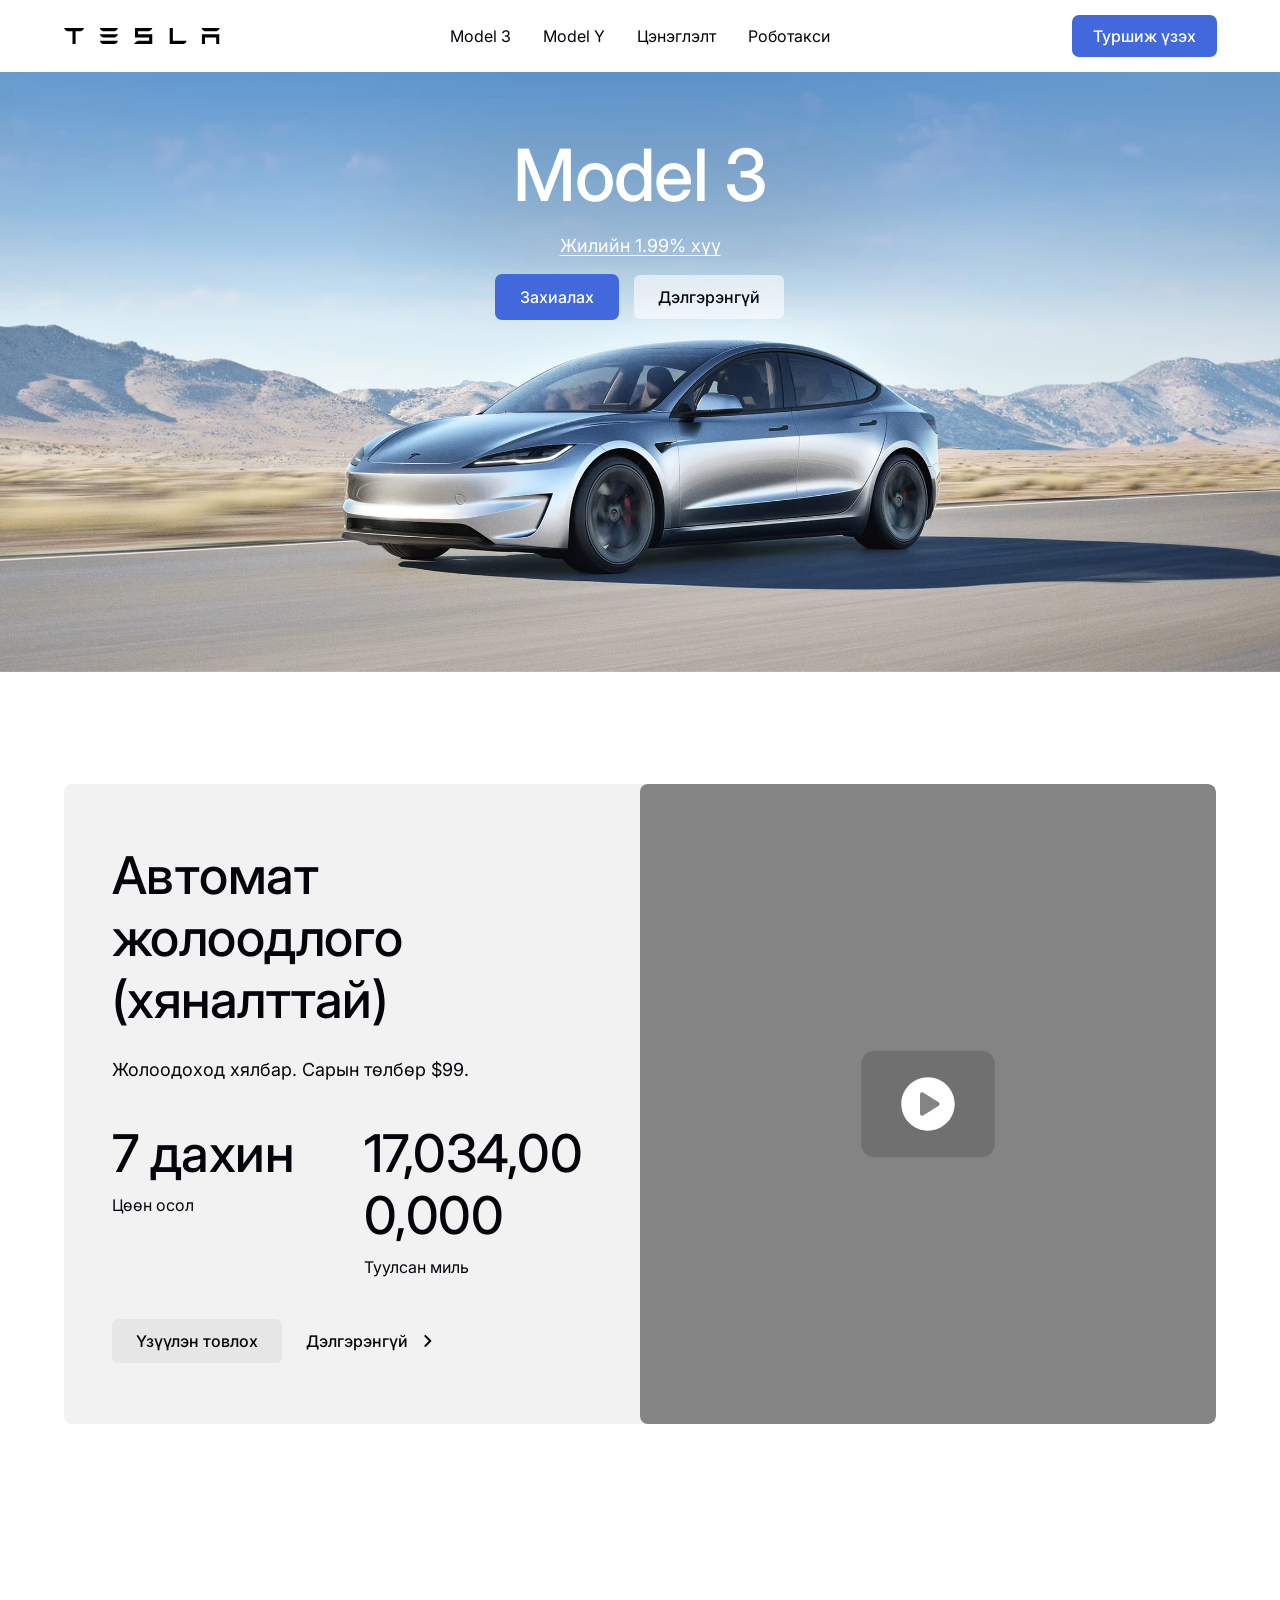
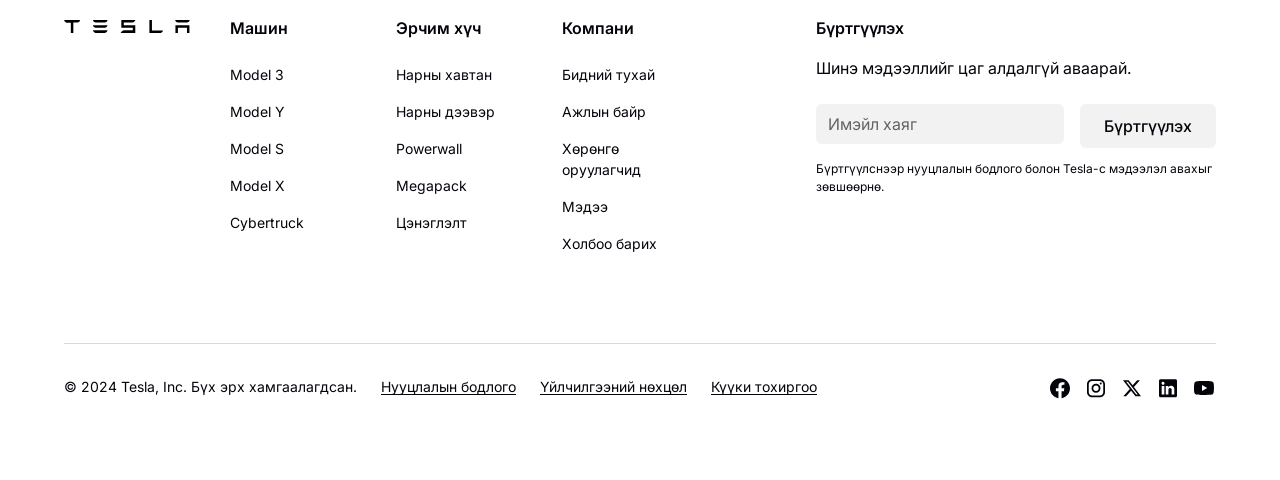
<file: index.html>
<!doctype html>
<html lang="mn">
<head>
  <meta charset="utf-8">
  <meta name="viewport" content="width=device-width, initial-scale=1">
  <title>Tesla Model 3</title>
  <link rel="preconnect" href="https://fonts.googleapis.com">
  <link rel="preconnect" href="https://fonts.gstatic.com" crossorigin>
  <link rel="stylesheet" href="https://fonts.googleapis.com/css2?family=Inter:wght@400;500;600&display=swap">
  <link rel="stylesheet" href="styles.css">
</head>
<body>
  <header class="navbar">
    <div class="navbar__container">
      <div class="navbar__brand">
        <a class="logo" href="index.html" aria-label="Нүүр хуудас">
          <img src="assets/logo-tesla-wordmark.svg" width="156" height="16" alt="">
        </a>
      </div>
      <nav class="navbar__links" aria-label="Үндсэн цэс">
        <a href="model-3.html">Model 3</a>
        <a href="#">Model Y</a>
        <a href="#">Цэнэглэлт</a>
        <a href="#">Роботакси</a>
      </nav>
      <div class="navbar__actions">
        <a class="button button--primary button--small" href="#">Туршиж үзэх</a>
      </div>
    </div>
  </header>

  <main>
    <section class="hero">
      <img class="hero__image" src="assets/hero-model-3.jpg" alt="">
      <div class="hero__content">
        <div class="hero__text">
          <h1 class="hero__title">Model 3</h1>
          <a class="hero__offer" href="#">Жилийн 1.99% хүү</a>
        </div>
        <div class="hero__actions">
          <a class="button button--primary" href="#">Захиалах</a>
          <a class="button button--glass" href="model-3.html">Дэлгэрэнгүй</a>
        </div>
      </div>
    </section>

    <section class="feature">
      <div class="container">
        <article class="feature__card">
          <div class="feature__content">
            <div class="feature__body">
              <div class="feature__intro">
                <h2 class="heading-2">Автомат жолоодлого (хяналттай)</h2>
                <p class="feature__lead">Жолоодоход хялбар. Сарын төлбөр $99.</p>
              </div>
              <ul class="stats">
                <li class="stats__item">
                  <span class="heading-2">7 дахин</span>
                  <span>Цөөн осол</span>
                </li>
                <li class="stats__item">
                  <span class="heading-2">17,034,000,000</span>
                  <span>Туулсан миль</span>
                </li>
              </ul>
            </div>
            <div class="feature__actions">
              <a class="button button--subtle" href="#">Үзүүлэн товлох</a>
              <a class="link-arrow" href="#">
                Дэлгэрэнгүй
                <img src="assets/chevron-right.svg" width="24" height="24" alt="">
              </a>
            </div>
          </div>
          <div class="feature__media">
            <img class="feature__poster" src="assets/video-placeholder.png" alt="">
            <button class="feature__play" type="button" aria-label="Видео тоглуулах">
              <img src="assets/play-button.svg" width="64" height="64" alt="">
            </button>
          </div>
        </article>
      </div>
    </section>
  </main>

  <footer class="footer">
    <div class="container footer__container">
      <div class="footer__top">
        <div class="footer__links">
          <div class="footer__column">
            <a class="logo" href="index.html" aria-label="Нүүр хуудас">
              <img src="assets/logo-tesla-wordmark.svg" width="156" height="16" alt="">
            </a>
          </div>
          <nav class="footer__column" aria-label="Машин">
            <h2 class="footer__title">Машин</h2>
            <ul class="footer__list">
              <li><a href="model-3.html">Model 3</a></li>
              <li><a href="#">Model Y</a></li>
              <li><a href="#">Model S</a></li>
              <li><a href="#">Model X</a></li>
              <li><a href="#">Cybertruck</a></li>
            </ul>
          </nav>
          <nav class="footer__column" aria-label="Эрчим хүч">
            <h2 class="footer__title">Эрчим хүч</h2>
            <ul class="footer__list">
              <li><a href="#">Нарны хавтан</a></li>
              <li><a href="#">Нарны дээвэр</a></li>
              <li><a href="#">Powerwall</a></li>
              <li><a href="#">Megapack</a></li>
              <li><a href="#">Цэнэглэлт</a></li>
            </ul>
          </nav>
          <nav class="footer__column" aria-label="Компани">
            <h2 class="footer__title">Компани</h2>
            <ul class="footer__list">
              <li><a href="#">Бидний тухай</a></li>
              <li><a href="#">Ажлын байр</a></li>
              <li><a href="#">Хөрөнгө оруулагчид</a></li>
              <li><a href="#">Мэдээ</a></li>
              <li><a href="#">Холбоо барих</a></li>
            </ul>
          </nav>
        </div>

        <div class="newsletter">
          <div class="newsletter__text">
            <h2 class="footer__title">Бүртгүүлэх</h2>
            <p>Шинэ мэдээллийг цаг алдалгүй аваарай.</p>
          </div>
          <div class="newsletter__actions">
            <form class="newsletter__form" action="#">
              <input class="newsletter__input" type="email" name="email" placeholder="Имэйл хаяг" aria-label="Имэйл хаяг" autocomplete="email" required>
              <button class="button button--subtle" type="submit">Бүртгүүлэх</button>
            </form>
            <p class="newsletter__note">Бүртгүүлснээр нууцлалын бодлого болон Tesla-с мэдээлэл авахыг зөвшөөрнө.</p>
          </div>
        </div>
      </div>

      <div class="credits">
        <div class="credits__divider">
          <img src="assets/divider.svg" width="1280" height="1" alt="">
        </div>
        <div class="credits__row">
          <div class="credits__legal">
            <p>© 2024 Tesla, Inc. Бүх эрх хамгаалагдсан.</p>
            <a href="#">Нууцлалын бодлого</a>
            <a href="#">Үйлчилгээний нөхцөл</a>
            <a href="#">Күүки тохиргоо</a>
          </div>
          <div class="credits__social">
            <a href="#" aria-label="Facebook"><img src="assets/facebook.svg" width="24" height="24" alt=""></a>
            <a href="#" aria-label="Instagram"><img src="assets/instagram.svg" width="24" height="24" alt=""></a>
            <a href="#" aria-label="X"><img src="assets/x.svg" width="24" height="24" alt=""></a>
            <a href="#" aria-label="LinkedIn"><img src="assets/linkedin.svg" width="24" height="24" alt=""></a>
            <a href="#" aria-label="YouTube"><img src="assets/youtube.svg" width="24" height="24" alt=""></a>
          </div>
        </div>
      </div>
    </div>
  </footer>
</body>
</html>
</file>
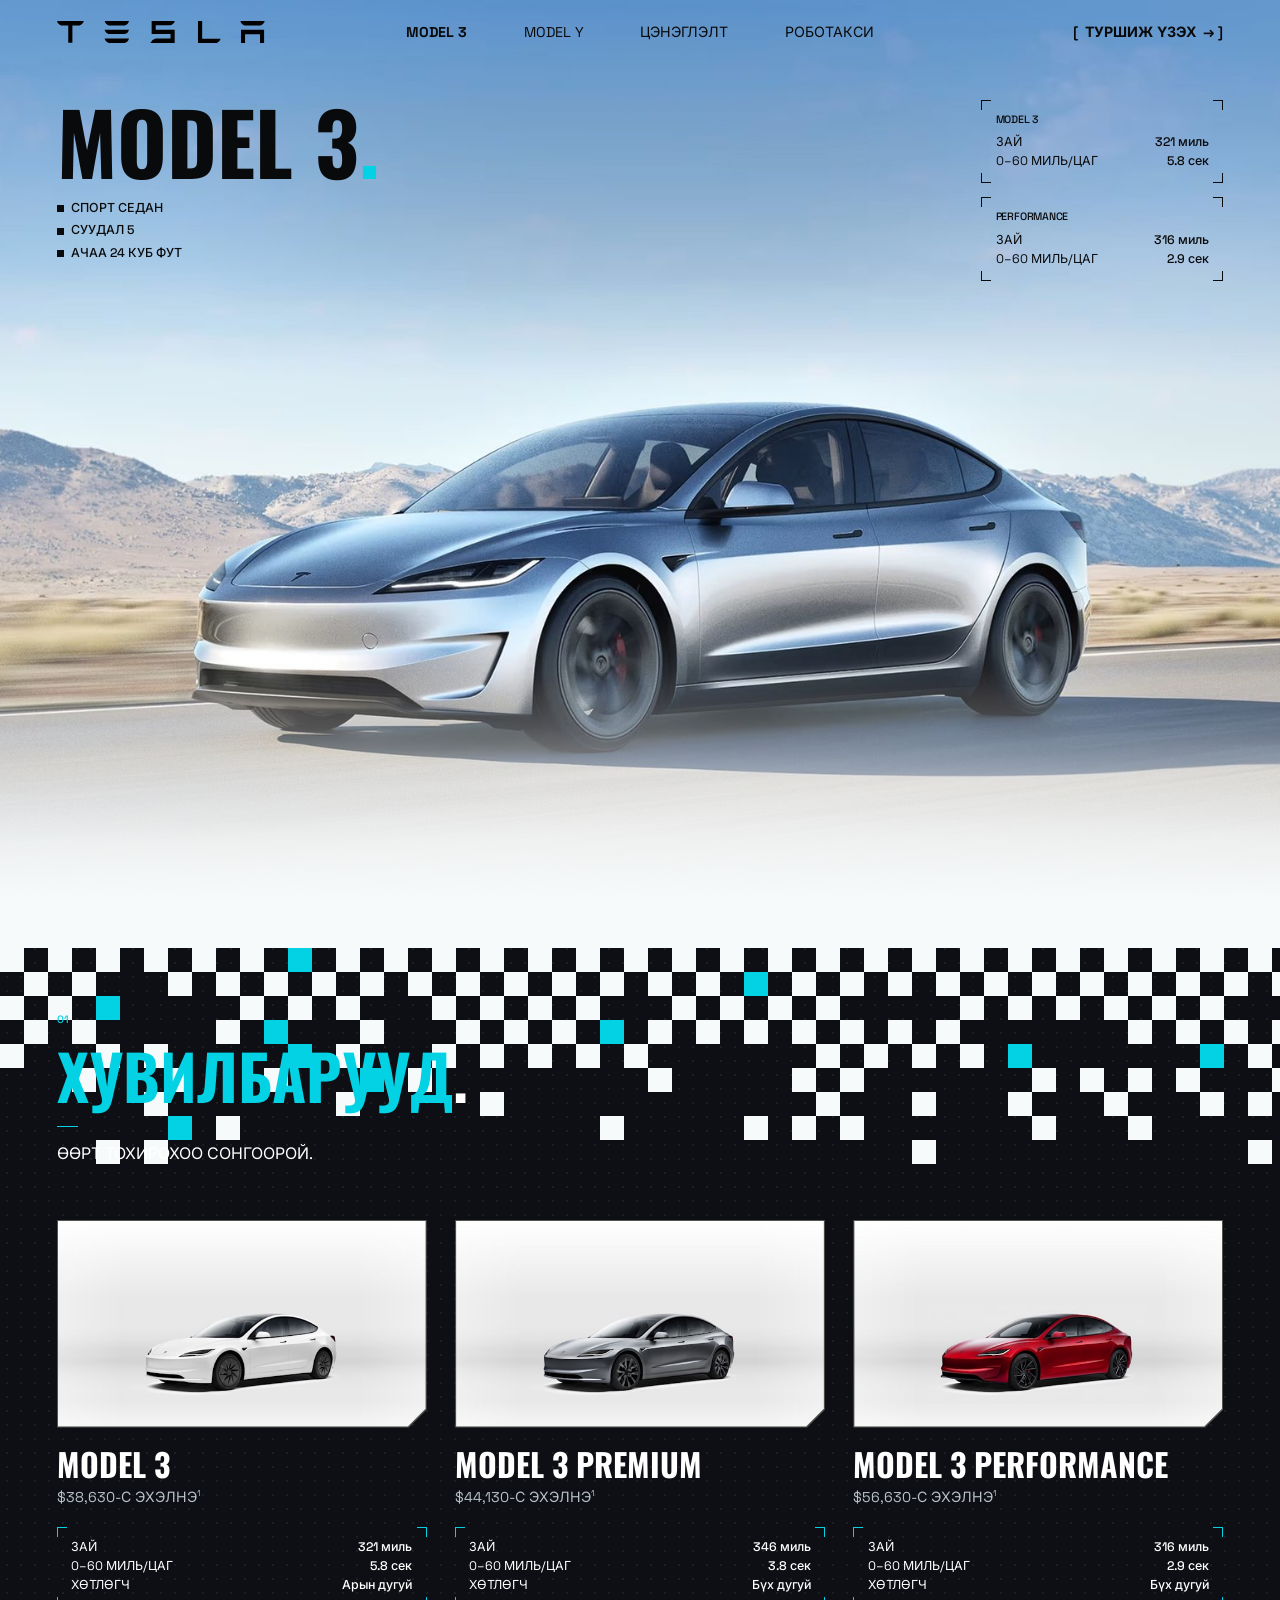
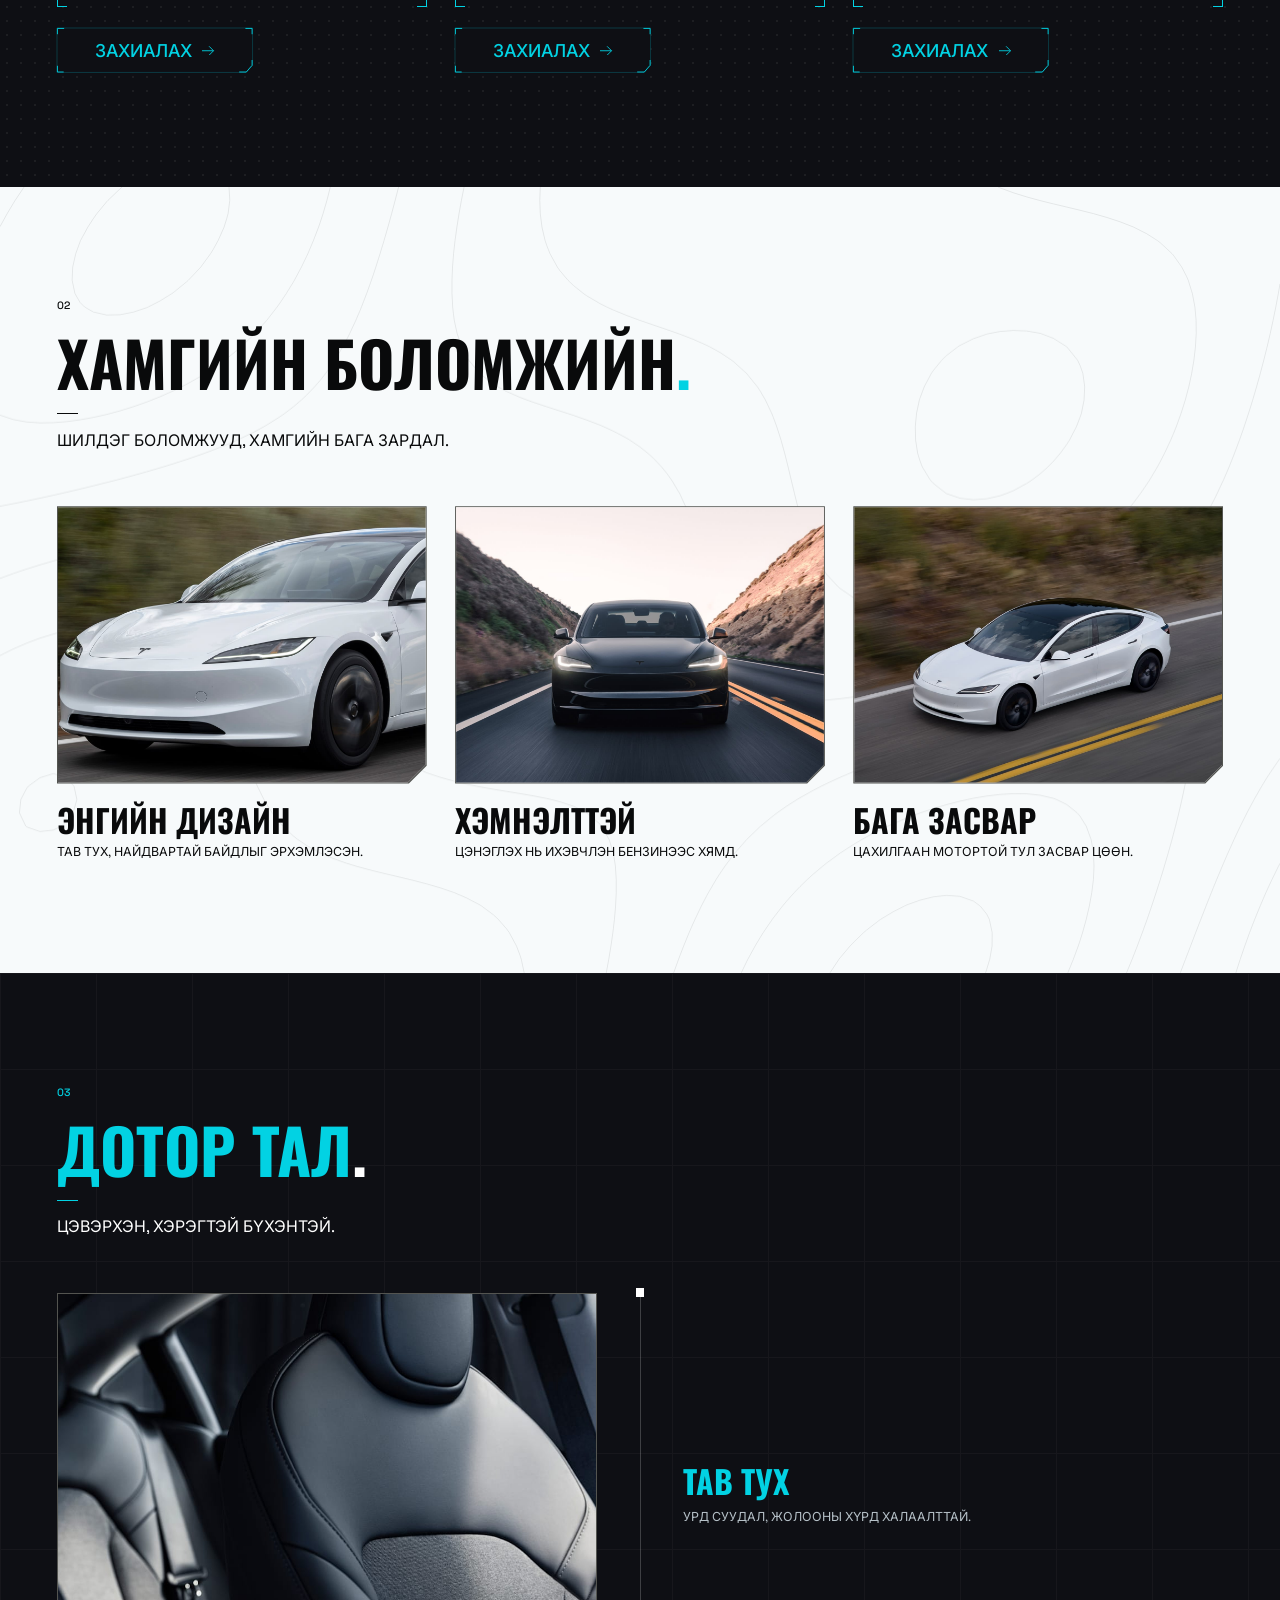
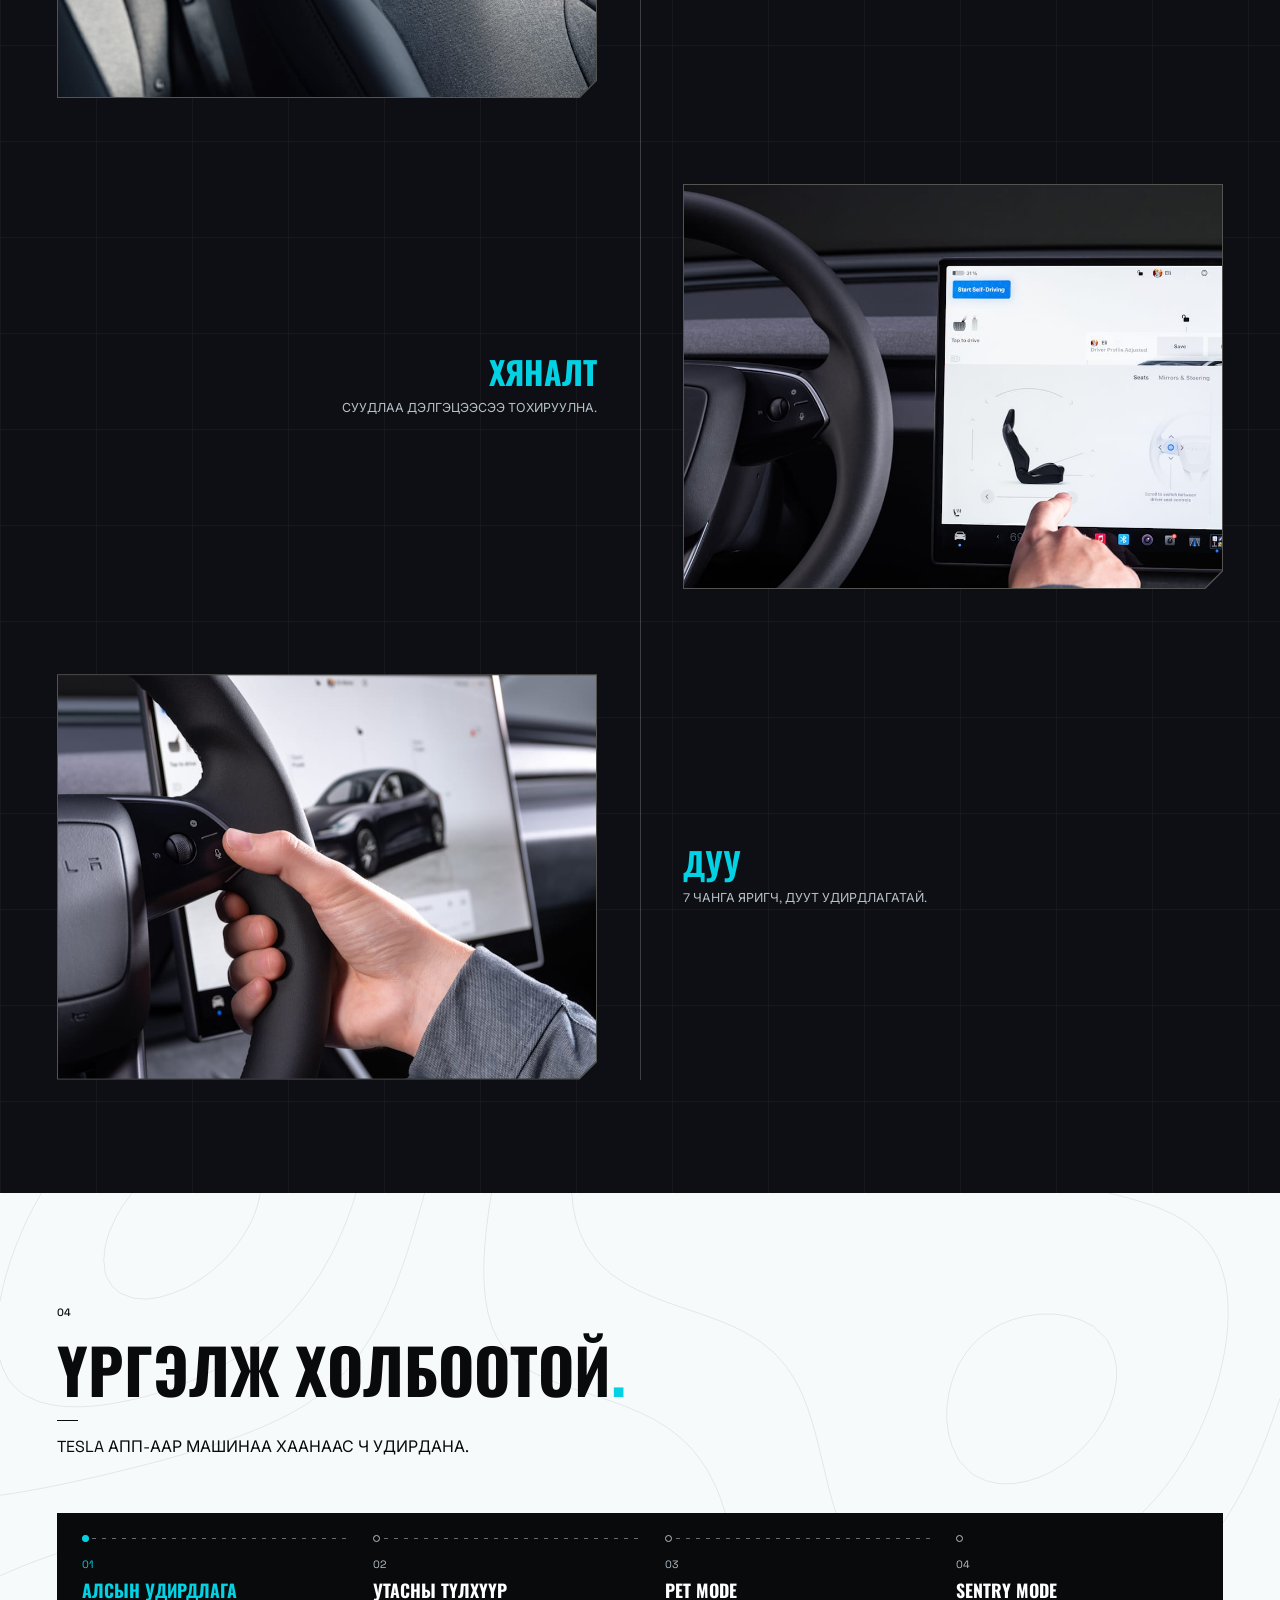
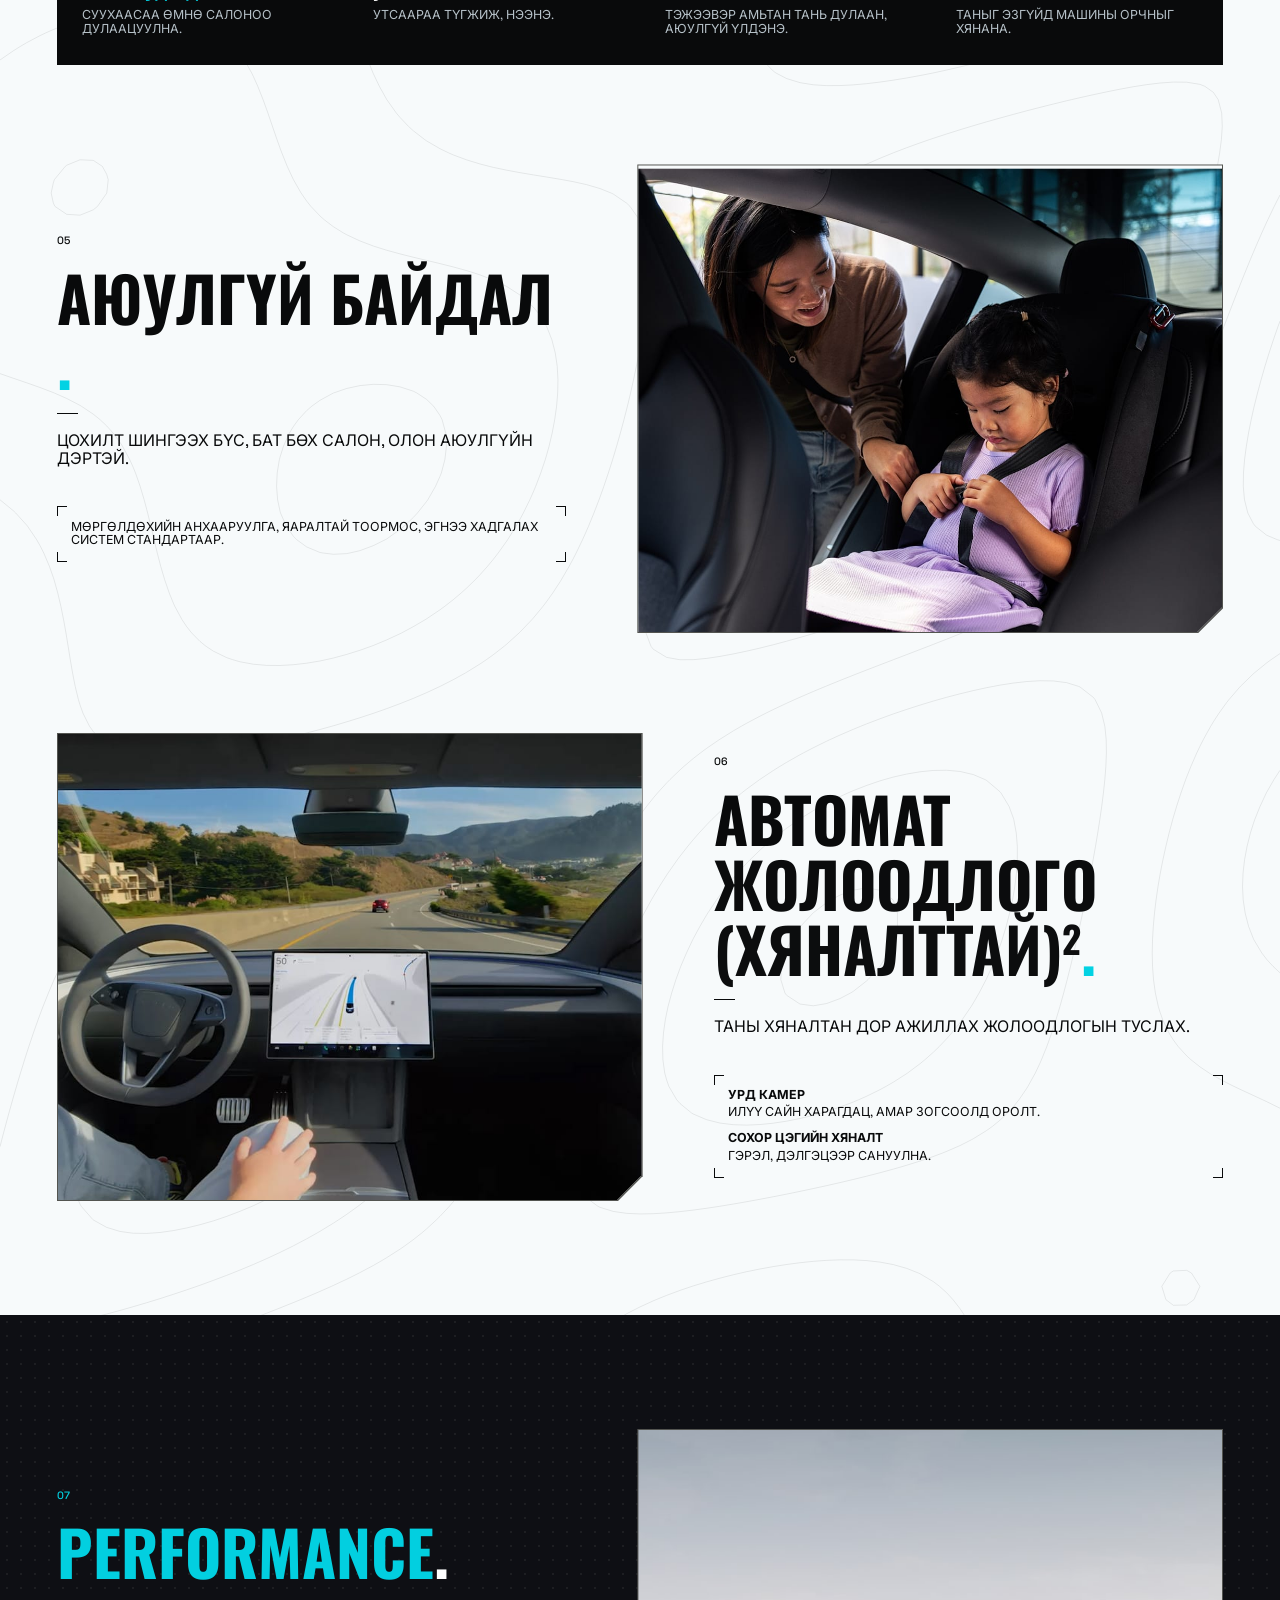
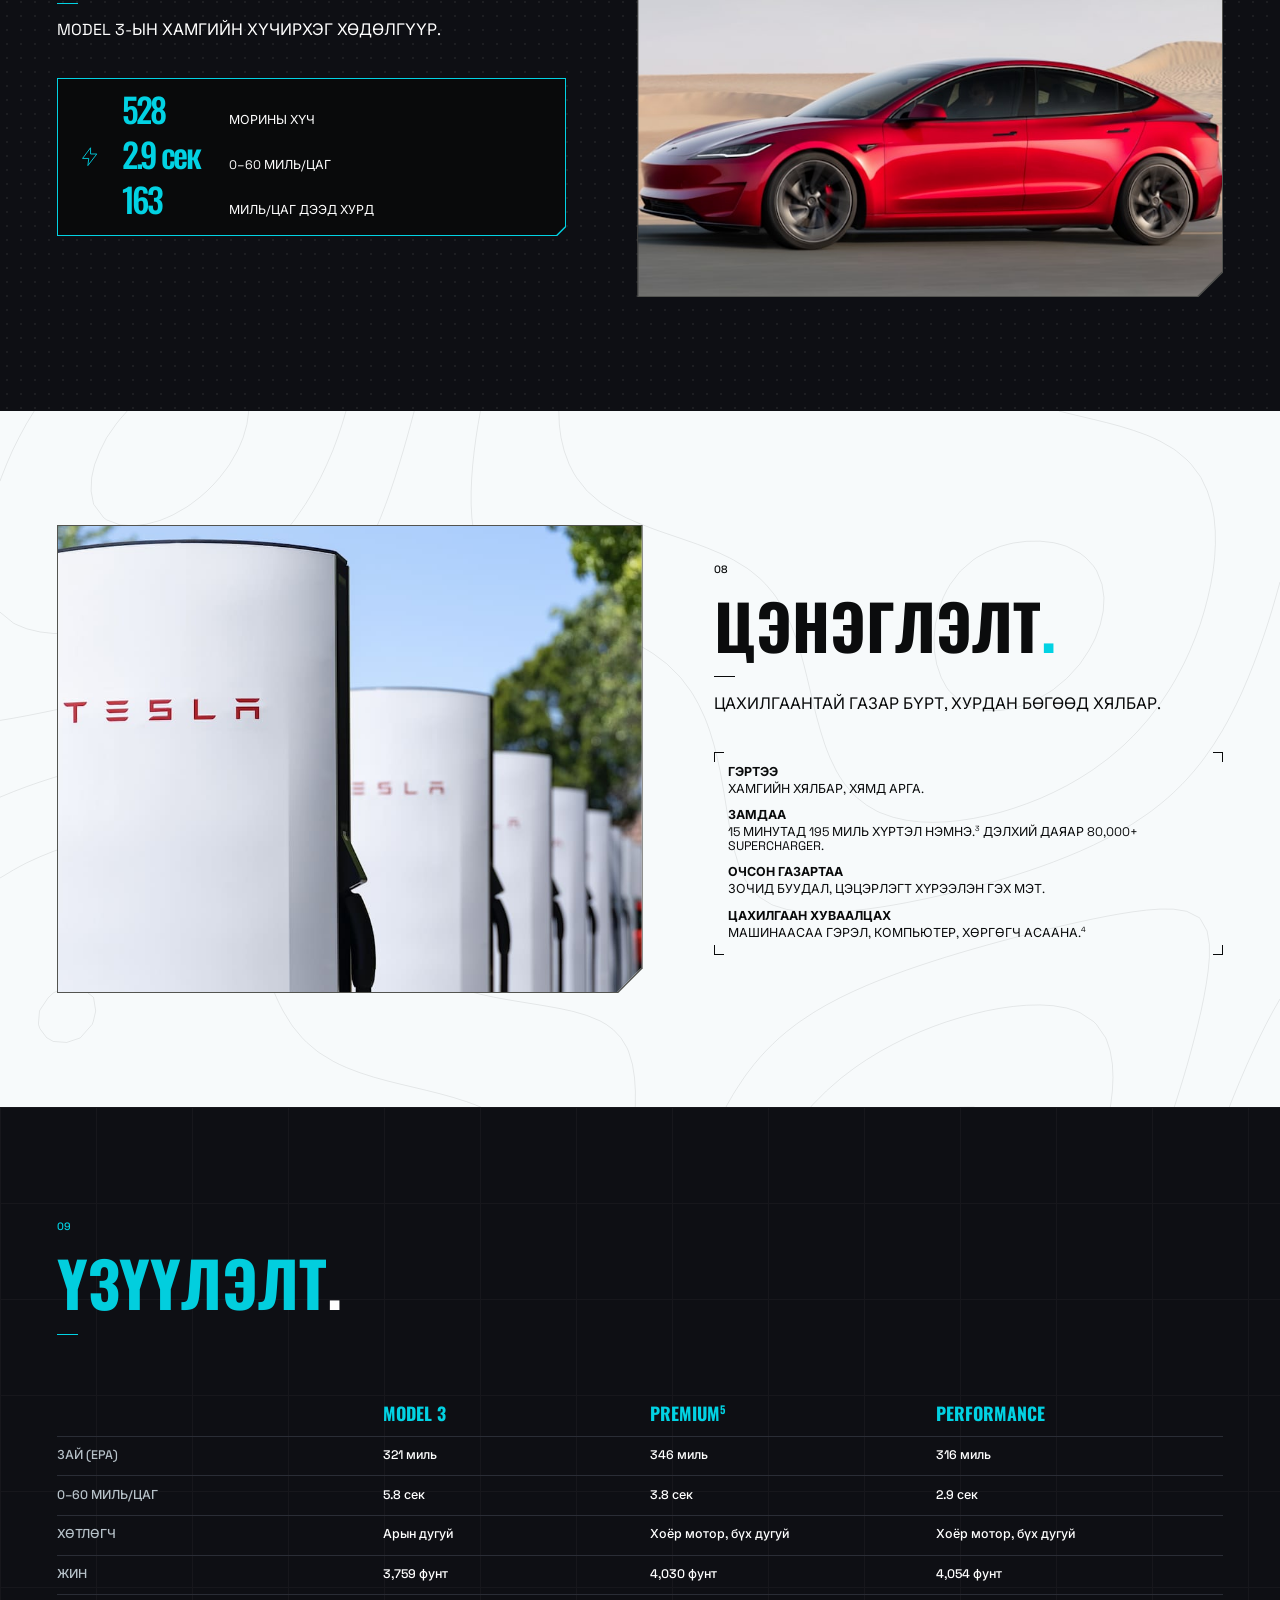
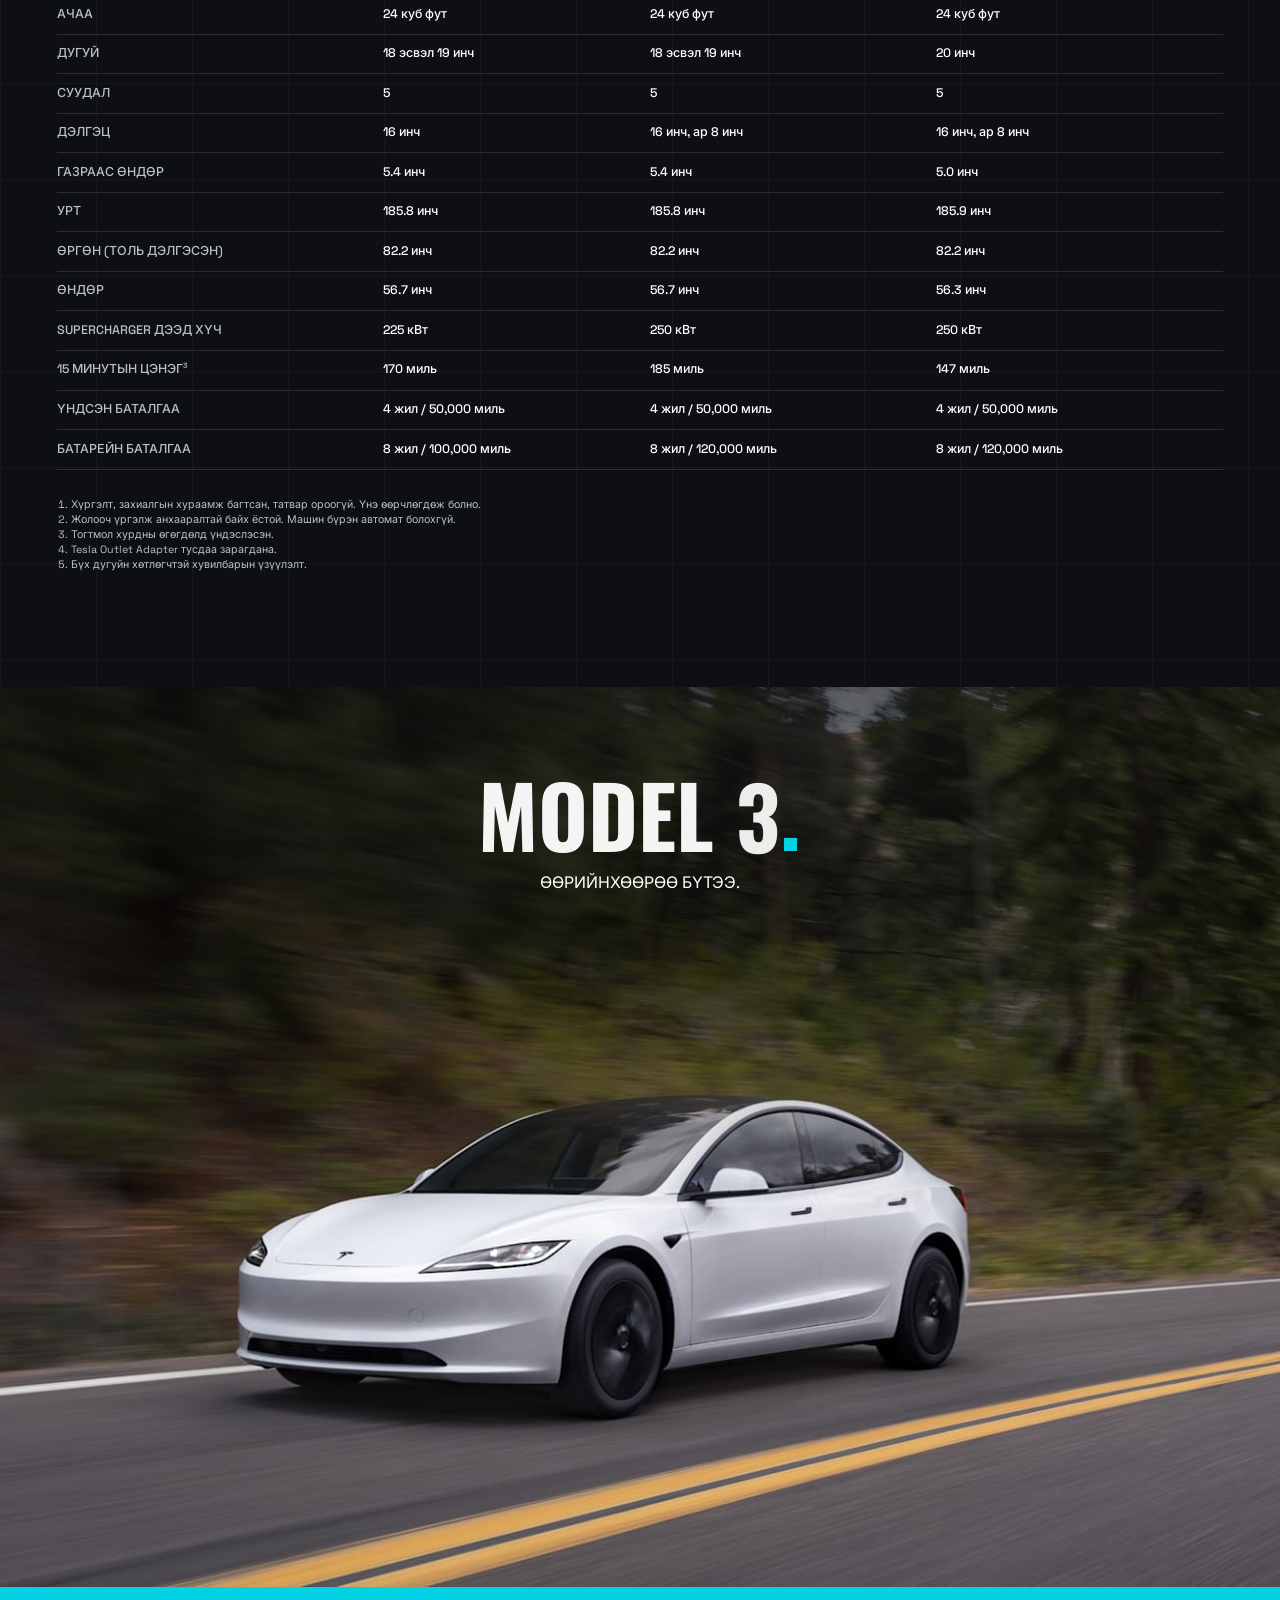
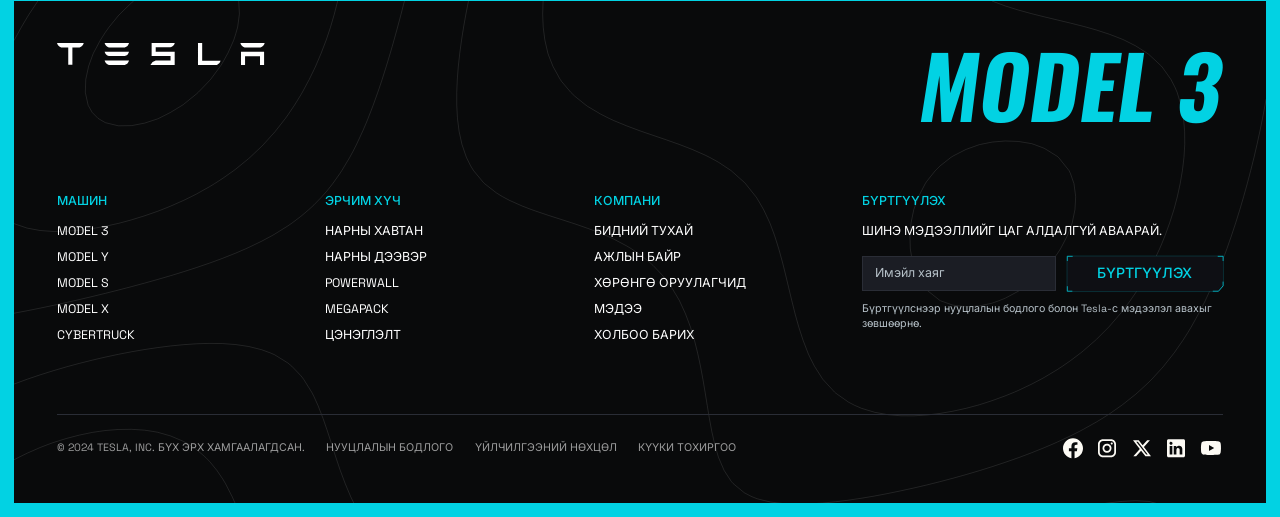
<file: model-3.html>
<!doctype html>
<!-- Starter content and images from https://www.tesla.com/model3, retrieved 2026-11-07. Replace before publishing. -->
<html lang="mn">
<head>
  <meta charset="utf-8">
  <meta name="viewport" content="width=device-width, initial-scale=1">
  <title>Model 3 | Tesla</title>
  <link rel="preconnect" href="https://fonts.googleapis.com">
  <link rel="preconnect" href="https://fonts.gstatic.com" crossorigin>
  <link rel="stylesheet" href="https://fonts.googleapis.com/css2?family=Inter:wght@400;500;700&family=Oswald:wght@400;500;700&family=Space+Grotesk:wght@400;500;700&display=swap">
  <link rel="stylesheet" href="model-3.css">
</head>
<body>
  <svg class="sprite" aria-hidden="true">
    <defs>
      <path id="cta-body" d="M220 42L212.932 50H0V0H220V42Z"/>
      <path id="cta-corners" d="M205 49.5H213L219.5 42V36M212 0.5H219.5V7M8 0.5H0.5V7M7.5 49.5H0.5V42.5"/>
      <path id="cta-arrow" d="M0 5.35H13M8 10.35L13 5.35L8 0.35"/>
    </defs>
  </svg>

  <header class="masthead">
    <a class="masthead__logo" href="index.html" aria-label="Нүүр хуудас">
      <img src="assets/logo-tesla-wordmark.svg" width="234" height="24" alt="">
    </a>
    <nav class="masthead__nav" aria-label="Үндсэн цэс">
      <a href="model-3.html" aria-current="page">Model 3</a>
      <a href="#">Model Y</a>
      <a href="#">Цэнэглэлт</a>
      <a href="#">Роботакси</a>
    </nav>
    <a class="masthead__action" href="#"><span aria-hidden="true">[</span>Туршиж үзэх<span aria-hidden="true">→ ]</span></a>
    <button class="burger" type="button" aria-label="Цэс нээх" aria-expanded="false" aria-controls="menu"><span></span><span></span></button>
  </header>

  <div class="sheet" id="menu" role="dialog" aria-modal="true" aria-label="Үндсэн цэс" hidden>
    <button class="sheet__close" type="button" aria-label="Цэс хаах">×</button>
    <nav class="sheet__nav" aria-label="Үндсэн цэс">
      <a href="model-3.html" aria-current="page">Model 3</a>
      <a href="#">Model Y</a>
      <a href="#">Цэнэглэлт</a>
      <a href="#">Роботакси</a>
      <a href="#">Туршиж үзэх</a>
    </nav>
  </div>

  <main>
    <section class="hero" data-tone="light" data-stack>
      <div class="stack-inner">
        <div class="hero__media">
          <img class="hero__image" src="assets/hero-model-3.jpg" alt="">
          <div class="hero__fade"></div>
        </div>
        <div class="hero__top">
          <div class="hero__identity" data-delay="180">
            <h1 class="h-impact dot" data-words>Model 3</h1>
            <ul class="hero__meta">
              <li data-rise>Спорт седан</li>
              <li data-rise>Суудал 5</li>
              <li data-rise>Ачаа 24 куб фут</li>
            </ul>
          </div>
          <div class="hero__panels" data-delay="900">
            <div class="bracket" data-rise>
              <p class="bracket__eyebrow">Model 3</p>
              <dl class="spec-list">
                <div><dt>Зай</dt><dd>321 миль</dd></div>
                <div><dt>0–60 миль/цаг</dt><dd>5.8 сек</dd></div>
              </dl>
            </div>
            <div class="bracket" data-rise>
              <p class="bracket__eyebrow">Performance</p>
              <dl class="spec-list">
                <div><dt>Зай</dt><dd>316 миль</dd></div>
                <div><dt>0–60 миль/цаг</dt><dd>2.9 сек</dd></div>
              </dl>
            </div>
          </div>
        </div>
        <div class="hero__bottom" data-delay="1500">
          <div data-rise><a class="link-bracket" href="#specs"><span aria-hidden="true">[</span>Үзүүлэлт<span aria-hidden="true">→ ]</span></a></div>
          <div data-rise><a class="cta" href="#trims">
              <svg class="cta__shape" viewBox="0 0 220 50" preserveAspectRatio="none" aria-hidden="true"><use class="cta__body" href="#cta-body"/><use class="cta__flood" href="#cta-body"/><use class="cta__ring" href="#cta-body"/><use class="cta__corners" href="#cta-corners"/></svg>
              <span class="cta__label">Захиалах</span>
              <svg class="cta__arrow" viewBox="0 0 14 11" aria-hidden="true"><use href="#cta-arrow"/></svg>
            </a></div>
          <div class="hero__social" data-rise>
            <a href="#" aria-label="Facebook"><img src="assets/facebook.svg" width="24" height="24" alt=""></a>
            <a href="#" aria-label="Instagram"><img src="assets/instagram.svg" width="24" height="24" alt=""></a>
            <a href="#" aria-label="X"><img src="assets/x.svg" width="24" height="24" alt=""></a>
            <a href="#" aria-label="LinkedIn"><img src="assets/linkedin.svg" width="24" height="24" alt=""></a>
            <a href="#" aria-label="YouTube"><img src="assets/youtube.svg" width="24" height="24" alt=""></a>
          </div>
        </div>
      </div>
    </section>

    <section class="band band--dark band--halftone" id="trims" data-tone="dark" data-stack>
      <div class="stack-inner">
        <div class="band__inner">
          <div class="head">
            <h2 class="h-display dot" data-words>Хувилбарууд</h2>
            <span class="rule"></span>
            <p class="lead">Өөрт тохирохоо сонгоорой.</p>
          </div>
          <div class="grid-3">
            <article class="trim" data-rise>
              <div class="plate"><div class="plate__frame"><img src="assets/model-3/trim-standard.jpg" alt="Цагаан Model 3"></div></div>
              <div class="trim__title">
                <h3 class="h-card">Model 3</h3>
                <p class="trim__price">$38,630-с эхэлнэ<sup>1</sup></p>
              </div>
              <dl class="spec-list bracket">
                <div><dt>Зай</dt><dd>321 миль</dd></div>
                <div><dt>0–60 миль/цаг</dt><dd>5.8 сек</dd></div>
                <div><dt>Хөтлөгч</dt><dd>Арын дугуй</dd></div>
              </dl>
              <a class="cta" href="#">
              <svg class="cta__shape" viewBox="0 0 220 50" preserveAspectRatio="none" aria-hidden="true"><use class="cta__body" href="#cta-body"/><use class="cta__flood" href="#cta-body"/><use class="cta__ring" href="#cta-body"/><use class="cta__corners" href="#cta-corners"/></svg>
              <span class="cta__label">Захиалах</span>
              <svg class="cta__arrow" viewBox="0 0 14 11" aria-hidden="true"><use href="#cta-arrow"/></svg>
            </a>
            </article>
            <article class="trim" data-rise>
              <div class="plate"><div class="plate__frame"><img src="assets/model-3/trim-premium.jpg" alt="Саарал Model 3 Premium"></div></div>
              <div class="trim__title">
                <h3 class="h-card">Model 3 Premium</h3>
                <p class="trim__price">$44,130-с эхэлнэ<sup>1</sup></p>
              </div>
              <dl class="spec-list bracket">
                <div><dt>Зай</dt><dd>346 миль</dd></div>
                <div><dt>0–60 миль/цаг</dt><dd>3.8 сек</dd></div>
                <div><dt>Хөтлөгч</dt><dd>Бүх дугуй</dd></div>
              </dl>
              <a class="cta" href="#">
              <svg class="cta__shape" viewBox="0 0 220 50" preserveAspectRatio="none" aria-hidden="true"><use class="cta__body" href="#cta-body"/><use class="cta__flood" href="#cta-body"/><use class="cta__ring" href="#cta-body"/><use class="cta__corners" href="#cta-corners"/></svg>
              <span class="cta__label">Захиалах</span>
              <svg class="cta__arrow" viewBox="0 0 14 11" aria-hidden="true"><use href="#cta-arrow"/></svg>
            </a>
            </article>
            <article class="trim" data-rise>
              <div class="plate"><div class="plate__frame"><img src="assets/model-3/trim-performance.jpg" alt="Улаан Model 3 Performance"></div></div>
              <div class="trim__title">
                <h3 class="h-card">Model 3 Performance</h3>
                <p class="trim__price">$56,630-с эхэлнэ<sup>1</sup></p>
              </div>
              <dl class="spec-list bracket">
                <div><dt>Зай</dt><dd>316 миль</dd></div>
                <div><dt>0–60 миль/цаг</dt><dd>2.9 сек</dd></div>
                <div><dt>Хөтлөгч</dt><dd>Бүх дугуй</dd></div>
              </dl>
              <a class="cta" href="#">
              <svg class="cta__shape" viewBox="0 0 220 50" preserveAspectRatio="none" aria-hidden="true"><use class="cta__body" href="#cta-body"/><use class="cta__flood" href="#cta-body"/><use class="cta__ring" href="#cta-body"/><use class="cta__corners" href="#cta-corners"/></svg>
              <span class="cta__label">Захиалах</span>
              <svg class="cta__arrow" viewBox="0 0 14 11" aria-hidden="true"><use href="#cta-arrow"/></svg>
            </a>
            </article>
          </div>
        </div>
      </div>
    </section>

    <section class="band" data-tone="light" data-stack data-contour="rgb(9 10 11 / 0.08)">
      <div class="stack-inner">
        <div class="band__inner">
          <div class="head">
            <h2 class="h-display dot" data-words>Хамгийн боломжийн</h2>
            <span class="rule"></span>
            <p class="lead">Шилдэг боломжууд, хамгийн бага зардал.</p>
          </div>
          <div class="grid-3">
            <article class="card" data-rise>
              <div class="plate"><div class="plate__frame"><img src="assets/model-3/design.jpg" alt="Model 3-ын урд тал"></div></div>
              <h3 class="h-card">Энгийн дизайн</h3>
              <p>Тав тух, найдвартай байдлыг эрхэмлэсэн.</p>
            </article>
            <article class="card" data-rise>
              <div class="plate"><div class="plate__frame"><img src="assets/model-3/efficiency.jpg" alt="Уулын замаар явж буй Model 3"></div></div>
              <h3 class="h-card">Хэмнэлттэй</h3>
              <p>Цэнэглэх нь ихэвчлэн бензинээс хямд.</p>
            </article>
            <article class="card" data-rise>
              <div class="plate"><div class="plate__frame"><img src="assets/model-3/maintenance.jpg" alt="Хурдны замд яваа Model 3"></div></div>
              <h3 class="h-card">Бага засвар</h3>
              <p>Цахилгаан мотортой тул засвар цөөн.</p>
            </article>
          </div>
        </div>
      </div>
    </section>

    <section class="band band--dark band--grid" data-tone="dark">
      <div class="band__inner">
        <div class="head">
          <h2 class="h-display dot" data-words>Дотор тал</h2>
          <span class="rule"></span>
          <p class="lead">Цэвэрхэн, хэрэгтэй бүхэнтэй.</p>
        </div>
        <div class="rail">
          <span class="rail__line" aria-hidden="true"></span>
          <span class="rail__progress" aria-hidden="true"></span>
          <span class="rail__marker" aria-hidden="true"></span>
          <div class="rail__rows">
            <article class="rail__row" data-rise>
              <div class="plate"><div class="plate__frame"><img src="assets/model-3/comfort.jpg" alt="Model 3-ын урд суудал"></div></div>
              <div class="rail__copy">
                <h3 class="h-card">Тав тух</h3>
                <p>Урд суудал, жолооны хүрд халаалттай.</p>
              </div>
            </article>
            <article class="rail__row" data-rise>
              <div class="plate"><div class="plate__frame"><img src="assets/model-3/control.jpg" alt="Суудлын тохиргоог дэлгэцээс хийж буй нь"></div></div>
              <div class="rail__copy">
                <h3 class="h-card">Хяналт</h3>
                <p>Суудлаа дэлгэцээсээ тохируулна.</p>
              </div>
            </article>
            <article class="rail__row" data-rise>
              <div class="plate"><div class="plate__frame"><img src="assets/model-3/audio.jpg" alt="Жолооны хүрд ба төв дэлгэц"></div></div>
              <div class="rail__copy">
                <h3 class="h-card">Дуу</h3>
                <p>7 чанга яригч, дуут удирдлагатай.</p>
              </div>
            </article>
          </div>
        </div>
      </div>
    </section>

    <section class="band" data-tone="light" data-contour="rgb(9 10 11 / 0.08)">
      <div class="band__inner">
        <div class="head">
          <h2 class="h-display dot" data-words>Үргэлж холбоотой</h2>
          <span class="rule"></span>
          <p class="lead">Tesla апп-аар машинаа хаанаас ч удирдана.</p>
        </div>
        <ul class="strip" data-rise>
          <li class="strip__step strip__step--active">
            <span class="strip__pulse" aria-hidden="true"></span>
            <span class="strip__num" aria-hidden="true">01</span>
            <h3 class="strip__name">Алсын удирдлага</h3>
            <p>Суухаасаа өмнө салоноо дулаацуулна.</p>
          </li>
          <li class="strip__step">
            <span class="strip__num" aria-hidden="true">02</span>
            <h3 class="strip__name">Утасны түлхүүр</h3>
            <p>Утсаараа түгжиж, нээнэ.</p>
          </li>
          <li class="strip__step">
            <span class="strip__num" aria-hidden="true">03</span>
            <h3 class="strip__name">Pet Mode</h3>
            <p>Тэжээвэр амьтан тань дулаан, аюулгүй үлдэнэ.</p>
          </li>
          <li class="strip__step">
            <span class="strip__num" aria-hidden="true">04</span>
            <h3 class="strip__name">Sentry Mode</h3>
            <p>Таныг эзгүйд машины орчныг хянана.</p>
          </li>
        </ul>

        <div class="feature-stack">
          <article class="feature">
            <div class="feature__body">
              <div class="head">
                <h2 class="h-display dot" data-words>Аюулгүй байдал</h2>
                <span class="rule"></span>
                <p class="lead">Цохилт шингээх бүс, бат бөх салон, олон аюулгүйн дэртэй.</p>
              </div>
              <p class="bracket" data-rise>Мөргөлдөхийн анхааруулга, яаралтай тоормос, эгнээ хадгалах систем стандартаар.</p>
            </div>
            <div class="plate" data-rise><div class="plate__frame"><img src="assets/model-3/safety.jpg" alt="Хүүхдээ суудалд суулгаж буй эцэг эх"></div></div>
          </article>

          <article class="feature feature--reverse">
            <div class="feature__body">
              <div class="head">
                <h2 class="h-display dot" data-words>Автомат жолоодлого (хяналттай)<sup>2</sup></h2>
                <span class="rule"></span>
                <p class="lead">Таны хяналтан дор ажиллах жолоодлогын туслах.</p>
              </div>
              <dl class="pairs bracket" data-rise>
                <div><dt>Урд камер</dt><dd>Илүү сайн харагдац, амар зогсоолд оролт.</dd></div>
                <div><dt>Сохор цэгийн хяналт</dt><dd>Гэрэл, дэлгэцээр сануулна.</dd></div>
              </dl>
            </div>
            <div class="plate" data-rise><div class="plate__frame"><img src="assets/model-3/autonomy.jpg" alt="Замд яваа Model 3-ын салон"></div></div>
          </article>
        </div>
      </div>
    </section>

    <section class="band band--dark band--halftone" data-tone="dark">
      <div class="band__inner feature">
        <div class="feature__body">
          <div class="head">
            <h2 class="h-display dot" data-words>Performance</h2>
            <span class="rule"></span>
            <p class="lead">Model 3-ын хамгийн хүчирхэг хөдөлгүүр.</p>
          </div>
          <div class="standings" data-rise>
            <div class="standings__inner">
              <svg class="standings__icon" viewBox="0 0 24 24" aria-hidden="true"><path d="M13 2L4 14H11L10 22L20 9H13V2Z"/></svg>
              <ul class="standings__rows">
                <li><span class="standings__num" data-chars>528</span>морины хүч</li>
                <li><span class="standings__num" data-chars>2.9 сек</span>0–60 миль/цаг</li>
                <li><span class="standings__num" data-chars>163</span>миль/цаг дээд хурд</li>
              </ul>
            </div>
          </div>
        </div>
        <div class="plate" data-rise><div class="plate__frame"><img src="assets/model-3/performance.jpg" alt="Улаан Model 3 Performance"></div></div>
      </div>
    </section>

    <section class="band" data-tone="light" data-contour="rgb(9 10 11 / 0.08)">
      <div class="band__inner feature feature--reverse">
        <div class="feature__body">
          <div class="head">
            <h2 class="h-display dot" data-words>Цэнэглэлт</h2>
            <span class="rule"></span>
            <p class="lead">Цахилгаантай газар бүрт, хурдан бөгөөд хялбар.</p>
          </div>
          <dl class="pairs bracket" data-rise>
            <div><dt>Гэртээ</dt><dd>Хамгийн хялбар, хямд арга.</dd></div>
            <div><dt>Замдаа</dt><dd>15 минутад 195 миль хүртэл нэмнэ.<sup>3</sup> Дэлхий даяар 80,000+ Supercharger.</dd></div>
            <div><dt>Очсон газартаа</dt><dd>Зочид буудал, цэцэрлэгт хүрээлэн гэх мэт.</dd></div>
            <div><dt>Цахилгаан хуваалцах</dt><dd>Машинаасаа гэрэл, компьютер, хөргөгч асаана.<sup>4</sup></dd></div>
          </dl>
        </div>
        <div class="plate" data-rise><div class="plate__frame"><img src="assets/model-3/charging.jpg" alt="Supercharger цэнэглэх станц"></div></div>
      </div>
    </section>

    <section class="band band--dark band--grid" id="specs" data-tone="dark">
      <div class="band__inner">
        <div class="head">
          <h2 class="h-display dot" data-words>Үзүүлэлт</h2>
          <span class="rule"></span>
        </div>
        <div class="specs">
          <table class="specs__table">
            <thead>
              <tr>
                <th scope="col"><span class="visually-hidden">Үзүүлэлт</span></th>
                <th scope="col">Model 3</th>
                <th scope="col">Premium<sup>5</sup></th>
                <th scope="col">Performance</th>
              </tr>
            </thead>
            <tbody>
              <tr><th scope="row">Зай (EPA)</th><td>321 миль</td><td>346 миль</td><td>316 миль</td></tr>
              <tr><th scope="row">0–60 миль/цаг</th><td>5.8 сек</td><td>3.8 сек</td><td>2.9 сек</td></tr>
              <tr><th scope="row">Хөтлөгч</th><td>Арын дугуй</td><td>Хоёр мотор, бүх дугуй</td><td>Хоёр мотор, бүх дугуй</td></tr>
              <tr><th scope="row">Жин</th><td>3,759 фунт</td><td>4,030 фунт</td><td>4,054 фунт</td></tr>
              <tr><th scope="row">Ачаа</th><td>24 куб фут</td><td>24 куб фут</td><td>24 куб фут</td></tr>
              <tr><th scope="row">Дугуй</th><td>18 эсвэл 19 инч</td><td>18 эсвэл 19 инч</td><td>20 инч</td></tr>
              <tr><th scope="row">Суудал</th><td>5</td><td>5</td><td>5</td></tr>
              <tr><th scope="row">Дэлгэц</th><td>16 инч</td><td>16 инч, ар 8 инч</td><td>16 инч, ар 8 инч</td></tr>
              <tr><th scope="row">Газраас өндөр</th><td>5.4 инч</td><td>5.4 инч</td><td>5.0 инч</td></tr>
              <tr><th scope="row">Урт</th><td>185.8 инч</td><td>185.8 инч</td><td>185.9 инч</td></tr>
              <tr><th scope="row">Өргөн (толь дэлгэсэн)</th><td>82.2 инч</td><td>82.2 инч</td><td>82.2 инч</td></tr>
              <tr><th scope="row">Өндөр</th><td>56.7 инч</td><td>56.7 инч</td><td>56.3 инч</td></tr>
              <tr><th scope="row">Supercharger дээд хүч</th><td>225 кВт</td><td>250 кВт</td><td>250 кВт</td></tr>
              <tr><th scope="row">15 минутын цэнэг<sup>3</sup></th><td>170 миль</td><td>185 миль</td><td>147 миль</td></tr>
              <tr><th scope="row">Үндсэн баталгаа</th><td>4 жил / 50,000 миль</td><td>4 жил / 50,000 миль</td><td>4 жил / 50,000 миль</td></tr>
              <tr><th scope="row">Батарейн баталгаа</th><td>8 жил / 100,000 миль</td><td>8 жил / 120,000 миль</td><td>8 жил / 120,000 миль</td></tr>
            </tbody>
          </table>
        </div>
        <ol class="footnotes">
          <li>Хүргэлт, захиалгын хураамж багтсан, татвар ороогүй. Үнэ өөрчлөгдөж болно.</li>
          <li>Жолооч үргэлж анхааралтай байх ёстой. Машин бүрэн автомат болохгүй.</li>
          <li>Тогтмол хурдны өгөгдөлд үндэслэсэн.</li>
          <li>Tesla Outlet Adapter тусдаа зарагдана.</li>
          <li>Бүх дугуйн хөтлөгчтэй хувилбарын үзүүлэлт.</li>
        </ol>
      </div>
    </section>

    <section class="closing">
      <img class="closing__image" src="assets/model-3/end.jpg" alt="">
      <div class="closing__body">
        <h2 class="h-impact dot" data-words>Model 3</h2>
        <p class="lead">Өөрийнхөөрөө бүтээ.</p>
        <div class="closing__actions" data-rise>
          <a class="cta" href="#trims">
              <svg class="cta__shape" viewBox="0 0 220 50" preserveAspectRatio="none" aria-hidden="true"><use class="cta__body" href="#cta-body"/><use class="cta__flood" href="#cta-body"/><use class="cta__ring" href="#cta-body"/><use class="cta__corners" href="#cta-corners"/></svg>
              <span class="cta__label">Захиалах</span>
              <svg class="cta__arrow" viewBox="0 0 14 11" aria-hidden="true"><use href="#cta-arrow"/></svg>
            </a>
          <a class="link-bracket" href="#"><span aria-hidden="true">[</span>Туршиж үзэх<span aria-hidden="true">→ ]</span></a>
        </div>
      </div>
    </section>
  </main>

  <footer class="foot">
    <div class="foot__panel" data-contour="rgb(255 255 255 / 0.1)">
      <div class="foot__content">
        <div class="foot__top">
          <a class="foot__logo" href="index.html" aria-label="Нүүр хуудас">
            <img src="assets/logo-tesla-wordmark.svg" width="234" height="24" alt="">
          </a>
          <p class="foot__mark" aria-hidden="true">Model 3</p>
        </div>
        <div class="foot__columns">
          <nav aria-label="Машин">
            <h2 class="foot__title">Машин</h2>
            <ul class="foot__list">
              <li><a href="model-3.html">Model 3</a></li>
              <li><a href="#">Model Y</a></li>
              <li><a href="#">Model S</a></li>
              <li><a href="#">Model X</a></li>
              <li><a href="#">Cybertruck</a></li>
            </ul>
          </nav>
          <nav aria-label="Эрчим хүч">
            <h2 class="foot__title">Эрчим хүч</h2>
            <ul class="foot__list">
              <li><a href="#">Нарны хавтан</a></li>
              <li><a href="#">Нарны дээвэр</a></li>
              <li><a href="#">Powerwall</a></li>
              <li><a href="#">Megapack</a></li>
              <li><a href="#">Цэнэглэлт</a></li>
            </ul>
          </nav>
          <nav aria-label="Компани">
            <h2 class="foot__title">Компани</h2>
            <ul class="foot__list">
              <li><a href="#">Бидний тухай</a></li>
              <li><a href="#">Ажлын байр</a></li>
              <li><a href="#">Хөрөнгө оруулагчид</a></li>
              <li><a href="#">Мэдээ</a></li>
              <li><a href="#">Холбоо барих</a></li>
            </ul>
          </nav>
          <div class="newsletter">
            <h2 class="foot__title">Бүртгүүлэх</h2>
            <p>Шинэ мэдээллийг цаг алдалгүй аваарай.</p>
            <form class="newsletter__form" action="#">
              <input class="newsletter__input" type="email" name="email" placeholder="Имэйл хаяг" aria-label="Имэйл хаяг" autocomplete="email" required>
              <button class="cta cta--sm" type="submit">
              <svg class="cta__shape" viewBox="0 0 220 50" preserveAspectRatio="none" aria-hidden="true"><use class="cta__body" href="#cta-body"/><use class="cta__flood" href="#cta-body"/><use class="cta__ring" href="#cta-body"/><use class="cta__corners" href="#cta-corners"/></svg>
                <span class="cta__label">Бүртгүүлэх</span>
              </button>
            </form>
            <p class="newsletter__note">Бүртгүүлснээр нууцлалын бодлого болон Tesla-с мэдээлэл авахыг зөвшөөрнө.</p>
          </div>
        </div>
        <div class="foot__legal">
          <div class="foot__legal-links">
            <p>© 2024 Tesla, Inc. Бүх эрх хамгаалагдсан.</p>
            <a href="#">Нууцлалын бодлого</a>
            <a href="#">Үйлчилгээний нөхцөл</a>
            <a href="#">Күүки тохиргоо</a>
          </div>
          <div class="foot__social">
            <a href="#" aria-label="Facebook"><img src="assets/facebook.svg" width="24" height="24" alt=""></a>
            <a href="#" aria-label="Instagram"><img src="assets/instagram.svg" width="24" height="24" alt=""></a>
            <a href="#" aria-label="X"><img src="assets/x.svg" width="24" height="24" alt=""></a>
            <a href="#" aria-label="LinkedIn"><img src="assets/linkedin.svg" width="24" height="24" alt=""></a>
            <a href="#" aria-label="YouTube"><img src="assets/youtube.svg" width="24" height="24" alt=""></a>
          </div>
        </div>
      </div>
    </div>
  </footer>

  <script src="model-3.js"></script>
</body>
</html>
</file>
<file: styles.css>
/* GIP is only used by the hero title. It loads from the fonts installed on the machine. */
@font-face {
  font-family: "GIP";
  src: local("GIP Medium"), local("GIP-Medium");
  font-weight: 500;
  font-style: normal;
  font-display: swap;
}

:root {
  --color-text: #03050b;
  --color-background: #ffffff;
  --color-foreground: #f2f2f2;
  --color-primary: #4169dc;
  --color-white: #ffffff;
  --white-60: rgba(255, 255, 255, 0.6);
  --neutral-darkest-5: rgba(3, 5, 11, 0.05);
  --neutral-darkest-60: rgba(3, 5, 11, 0.6);
  --transparent: rgba(255, 255, 255, 0);

  --text-tiny: 12px;
  --text-small: 14px;
  --text-regular: 16px;
  --text-medium: 18px;
  --heading-2: 52px;
  --heading-1: 72px;

  --page-padding: 64px;
  --section-large: 112px;
  --section-medium: 80px;
  --container: 1280px;
  --radius-button: 6px;
  --radius-large: 8px;
}

*,
*::before,
*::after {
  box-sizing: border-box;
}

body {
  margin: 0;
  background: var(--color-background);
  color: var(--color-text);
  font-family: "Inter", system-ui, sans-serif;
  font-size: var(--text-regular);
  line-height: 1.5;
  -webkit-font-smoothing: antialiased;
}

h1,
h2,
p,
ul {
  margin: 0;
  padding: 0;
}

ul {
  list-style: none;
}

a {
  color: inherit;
  text-decoration: none;
}

img {
  display: block;
}

:focus-visible {
  outline: 2px solid var(--color-primary);
  outline-offset: 2px;
}

.container {
  width: 100%;
  max-width: var(--container);
  margin-inline: auto;
}

.heading-2 {
  display: block;
  font-size: var(--heading-2);
  font-weight: 500;
  line-height: 1.2;
  letter-spacing: -0.01em;
  overflow-wrap: anywhere;
}

.logo {
  display: block;
  width: 156px;
  max-width: 100%;
}

.logo img {
  width: 100%;
  height: auto;
}

/* Centres the wordmark on the first line of the neighbouring column titles. */
.footer__column .logo {
  margin-top: 4px;
}

/* Buttons: the design's strokes add no layout size, so padding is reduced by 1px. */
.button {
  display: inline-flex;
  flex-shrink: 0;
  align-items: center;
  justify-content: center;
  padding: 9px 23px;
  border: 1px solid var(--transparent);
  border-radius: var(--radius-button);
  font: inherit;
  font-weight: 500;
  white-space: nowrap;
  cursor: pointer;
  transition: background-color 0.15s ease, border-color 0.15s ease;
}

.button--small {
  padding: 7px 19px;
}

.button--primary {
  border-color: var(--color-primary);
  background: var(--color-primary);
  box-shadow: 0 0 0 1px var(--color-primary);
  color: var(--color-white);
}

.button--primary:hover {
  border-color: #3459c4;
  background: #3459c4;
  box-shadow: 0 0 0 1px #3459c4;
}

.button--glass {
  background: var(--white-60);
  color: var(--color-text);
}

.button--glass:hover {
  background: rgba(255, 255, 255, 0.8);
}

.button--subtle {
  background: var(--neutral-darkest-5);
  color: var(--color-text);
}

.button--subtle:hover {
  background: rgba(3, 5, 11, 0.1);
}

/* Navbar */
.navbar {
  display: flex;
  align-items: center;
  min-height: 72px;
  padding-inline: var(--page-padding);
  background: var(--color-background);
}

.navbar__container {
  display: flex;
  gap: 32px;
  align-items: center;
  justify-content: center;
  width: 100%;
}

.navbar__brand {
  display: flex;
  flex: 1 1 0;
  min-width: 0;
}

.navbar__links {
  display: flex;
  flex-shrink: 0;
  gap: 32px;
  align-items: center;
  white-space: nowrap;
}

.navbar__links a:hover,
.footer__list a:hover {
  text-decoration: underline;
}

.navbar__actions {
  display: flex;
  flex: 1 1 0;
  justify-content: flex-end;
  min-width: 0;
}

/* Hero */
.hero {
  position: relative;
  display: flex;
  justify-content: center;
  height: 600px;
  padding: 60px var(--page-padding) 0;
  overflow: hidden;
}

.hero__image {
  position: absolute;
  inset: 0;
  width: 100%;
  height: 100%;
  object-fit: cover;
}

.hero__content {
  position: relative;
  display: flex;
  flex-direction: column;
  gap: 16px;
  align-items: center;
  width: 100%;
  max-width: 768px;
}

.hero__text {
  display: flex;
  flex-direction: column;
  gap: 14px;
  align-items: center;
  width: 100%;
  color: var(--color-white);
  text-align: center;
}

.hero__title {
  font-family: "GIP", "Inter", system-ui, sans-serif;
  font-size: var(--heading-1);
  font-weight: 500;
  line-height: 1.2;
  letter-spacing: -0.01em;
}

.hero__offer {
  font-size: var(--text-medium);
  text-decoration: underline from-font;
  text-decoration-skip-ink: none;
  text-underline-position: from-font;
}

.hero__actions {
  display: flex;
  gap: 16px;
  align-items: flex-start;
}

/* Feature card */
.feature {
  padding: var(--section-large) var(--page-padding);
  background: var(--color-background);
}

.feature__card {
  display: flex;
  height: 640px;
  overflow: hidden;
  border-radius: var(--radius-large);
  background: var(--color-foreground);
}

.feature__content {
  display: flex;
  flex: 1 1 50%;
  flex-direction: column;
  gap: 32px;
  justify-content: center;
  min-width: 0;
  padding: 48px;
}

.feature__body {
  display: flex;
  flex-direction: column;
  gap: 32px;
}

.feature__intro {
  display: flex;
  flex-direction: column;
  gap: 24px;
}

.feature__lead {
  font-size: var(--text-medium);
}

.stats {
  display: flex;
  gap: 24px;
  align-items: flex-start;
  padding-block: 8px;
}

.stats__item {
  display: flex;
  flex: 1 1 0;
  flex-direction: column;
  gap: 8px;
  min-width: 0;
}

.feature__actions {
  display: flex;
  gap: 24px;
  align-items: center;
}

.link-arrow {
  display: inline-flex;
  gap: 8px;
  align-items: center;
  border-radius: var(--radius-button);
  font-weight: 500;
  white-space: nowrap;
}

.link-arrow:hover {
  text-decoration: underline;
}

.feature__media {
  position: relative;
  flex: 1 1 50%;
  min-width: 0;
  overflow: hidden;
  border-radius: var(--radius-large);
}

.feature__media::after {
  content: "";
  position: absolute;
  inset: 0;
  background: rgba(0, 0, 0, 0.4);
  pointer-events: none;
}

.feature__poster {
  position: absolute;
  inset: 0;
  width: 100%;
  height: 100%;
  object-fit: cover;
}

.feature__play {
  position: absolute;
  z-index: 1;
  top: 50%;
  left: 50%;
  padding: 0;
  border: 0;
  background: none;
  cursor: pointer;
  transform: translate(-50%, -50%);
}

/* Footer */
.footer {
  padding: var(--section-medium) var(--page-padding);
  background: var(--color-background);
}

.footer__container {
  display: flex;
  flex-direction: column;
  gap: 80px;
}

.footer__top {
  display: flex;
  gap: 128px;
  align-items: flex-start;
  min-height: 248px;
}

.footer__links {
  display: flex;
  flex: 1 1 0;
  gap: 40px;
  align-items: flex-start;
  min-width: 0;
}

.footer__column {
  display: flex;
  flex: 1 1 0;
  flex-direction: column;
  gap: 16px;
  min-width: 0;
}

.footer__title {
  font-size: var(--text-regular);
  font-weight: 600;
  line-height: 1.5;
}

.footer__list a {
  display: block;
  padding-block: 8px;
  font-size: var(--text-small);
}

.newsletter {
  display: flex;
  flex-shrink: 0;
  flex-direction: column;
  gap: 24px;
  width: 400px;
}

.newsletter__text {
  display: flex;
  flex-direction: column;
  gap: 16px;
}

.newsletter__actions {
  display: flex;
  flex-direction: column;
  gap: 12px;
}

.newsletter__form {
  display: flex;
  gap: 16px;
  align-items: flex-start;
}

.newsletter__input {
  flex: 1 1 0;
  min-width: 0;
  padding: 7px 11px;
  border: 1px solid var(--transparent);
  border-radius: var(--radius-button);
  background: var(--neutral-darkest-5);
  color: var(--color-text);
  font: inherit;
}

.newsletter__input::placeholder {
  color: var(--neutral-darkest-60);
  opacity: 1;
}

.newsletter__note {
  font-size: var(--text-tiny);
}

.credits {
  display: flex;
  flex-direction: column;
  gap: 32px;
}

/* The 1px line sits above the section edge and takes no layout space. */
.credits__divider {
  height: 1px;
  margin-top: -1px;
  overflow: hidden;
}

.credits__divider img {
  max-width: none;
}

.credits__row {
  display: flex;
  gap: 24px;
  align-items: flex-start;
  justify-content: space-between;
}

.credits__legal {
  display: flex;
  flex-wrap: wrap;
  gap: 8px 24px;
  align-items: center;
  font-size: var(--text-small);
}

.credits__legal a {
  text-decoration: underline from-font;
  text-decoration-skip-ink: none;
  text-underline-position: from-font;
}

.credits__social {
  display: flex;
  flex-shrink: 0;
  gap: 12px;
  align-items: flex-start;
}

/* The Figma frame is desktop only. Everything below 1200px is an adaptation of it. */
@media (max-width: 1199px) {
  .footer__top {
    flex-direction: column;
    gap: 48px;
  }

  .footer__links {
    flex: none;
    width: 100%;
  }

  .newsletter {
    width: 100%;
    max-width: 400px;
  }

  .feature__card {
    flex-direction: column;
    height: auto;
  }

  .feature__content {
    flex: none;
  }

  .feature__media {
    flex: none;
    aspect-ratio: 16 / 9;
  }
}

@media (max-width: 767px) {
  :root {
    --page-padding: 20px;
    --section-large: 64px;
    --section-medium: 48px;
    --heading-1: 48px;
    --heading-2: 36px;
  }

  .navbar {
    padding-block: 12px;
  }

  .navbar__container {
    flex-wrap: wrap;
    gap: 12px 16px;
    justify-content: space-between;
  }

  .navbar__links {
    order: 3;
    gap: 16px;
    justify-content: space-between;
    width: 100%;
  }

  .hero {
    height: 480px;
  }

  .feature__content {
    padding: 24px;
  }

  .stats {
    flex-direction: column;
  }

  .stats__item {
    flex: none;
    width: 100%;
  }

  .feature__actions {
    flex-wrap: wrap;
  }

  .footer__links {
    flex-wrap: wrap;
  }

  .footer__column {
    flex: 1 1 40%;
  }

  .footer__column:first-child {
    flex-basis: 100%;
  }

  .credits__row {
    flex-direction: column;
  }
}
</file>
<file: model-3.css>
/* Model 3 page only. The home page keeps using styles.css. */
:root {
  --background: #f7fafb;
  --surface-muted: #ebeef1;
  --border-muted: #dfe5e9;
  --foreground: #090a0b;
  --foreground-muted: rgb(9 10 11 / 0.35);
  --surface-dark: #0e0f14;
  --surface-dark-raised: #1b1d24;
  --surface-black: #090a0b;
  --border-on-dark: #2a2d36;
  --foreground-on-dark: #ffffff;
  --foreground-on-dark-muted: #b6c1c8;
  --foreground-on-dark-faint: rgb(255 255 255 / 0.4);
  --accent: #02d2e3;
  --accent-muted: rgb(2 210 227 / 0.25);
  --plate-outline: #535450;
  --plate-fill: rgb(255 255 255 / 0.1);
  --rail: rgb(255 255 255 / 0.2);

  /* Space Grotesk has no Cyrillic, so Mongolian text falls through to Inter. */
  --font-display: "Oswald", Impact, sans-serif;
  --font-sans: "Space Grotesk", "Inter", system-ui, sans-serif;

  --type-impact: 6rem;
  --type-display-lg: 4.375rem;
  --type-display: 3.25rem;
  --type-heading: 2.375rem;
  --type-year: 2.25rem;
  --type-title: 1.25rem;
  --type-lead: 1.125rem;
  --type-label: 1rem;
  --type-body: 0.875rem;
  --type-eyebrow: 0.75rem;

  --leading-headline: 0.95;
  --leading-flat: 0.9;
  --leading-cap: 0.72;
  --leading-copy: 1.1;
  --tracking-stat: -0.08em;
  --tracking-label: -0.04em;
  --tracking-eyebrow: -0.02em;

  --ease-entrance: cubic-bezier(0.2, 0, 0, 1);
  --ease-plate: cubic-bezier(0.33, 0, 0, 1);
  --duration-fast: 150ms;
  --duration-normal: 250ms;
  --duration-slow: 700ms;

  --page-gutter: 4rem;
  --section-space: 8rem;
}

/* Continuous at 1440px: the type scales down below it and up past 1920px. */
html {
  font-size: 16px;
  scroll-behavior: smooth;
}

@media (min-width: 1280px) {
  html {
    font-size: 1.1111vw;
  }
}

@media (min-width: 1441px) {
  html {
    font-size: max(16px, 0.8333vw);
  }
}

*,
*::before,
*::after {
  box-sizing: border-box;
}

body {
  margin: 0;
  overflow-x: clip;
  background: var(--background);
  color: var(--foreground);
  font-family: var(--font-sans);
  font-size: var(--type-body);
  line-height: var(--leading-copy);
  text-transform: uppercase;
  -webkit-font-smoothing: antialiased;
}

h1,
h2,
h3,
p,
ul,
ol,
dl,
dd {
  margin: 0;
  padding: 0;
}

ul {
  list-style: none;
}

a {
  color: inherit;
  text-decoration: none;
}

img,
svg,
canvas {
  display: block;
}

button,
input {
  font: inherit;
}

sup {
  font-size: 0.6em;
  line-height: 0;
}

:focus-visible {
  outline: 2px solid currentColor;
  outline-offset: 3px;
}

.visually-hidden {
  position: absolute;
  width: 1px;
  height: 1px;
  overflow: hidden;
  clip-path: inset(50%);
  white-space: nowrap;
}

.sprite {
  position: absolute;
  width: 0;
  height: 0;
}

/* Type */
.h-impact,
.h-display,
.h-card {
  font-family: var(--font-display);
  font-weight: 700;
  line-height: var(--leading-headline);
}

.h-impact {
  font-size: var(--type-impact);
}

/* 1.05, not 0.95: at 0.95 the Cyrillic Д descender hits the Й breve on the next line. */
.h-display {
  font-size: var(--type-display-lg);
  line-height: 1.05;
}

.h-card {
  font-size: var(--type-year);
}

.dot::after {
  content: ".";
  color: var(--accent);
  transition: opacity var(--duration-normal);
}

.dot.is-pending::after {
  opacity: 0;
}

.lead {
  font-size: var(--type-lead);
}

.split-word {
  display: inline-block;
}

/* Surfaces */
.band {
  position: relative;
  padding: var(--section-space) var(--page-gutter);
  background: var(--background);
  color: var(--foreground);
  scroll-margin-top: 0;
}

.band--dark {
  background: var(--surface-dark);
  color: var(--foreground-on-dark);
}

.band--dark .h-display {
  color: var(--accent);
}

.band--dark .dot::after {
  color: var(--foreground-on-dark);
}

.band--halftone::before {
  content: "";
  position: absolute;
  inset: 0;
  background-image: radial-gradient(#7a7a7a 1px, transparent 1px);
  background-size: 14px 14px;
  opacity: 0.14;
  pointer-events: none;
}

.band--grid::before {
  content: "";
  position: absolute;
  inset: 0;
  background-image:
    linear-gradient(#4d4d4d 1px, transparent 1px),
    linear-gradient(90deg, #4d4d4d 1px, transparent 1px);
  background-size: 96px 96px;
  opacity: 0.14;
  pointer-events: none;
}

.band__inner {
  position: relative;
  z-index: 1;
  max-width: 96rem;
  margin-inline: auto;
}

.seam,
.contour {
  position: absolute;
  top: 0;
  left: 0;
  width: 100%;
  pointer-events: none;
}

.seam {
  z-index: 0;
  height: 34svh;
}

.contour {
  z-index: 0;
  height: 100%;
}

main {
  counter-reset: section;
}

.head {
  display: flex;
  flex-direction: column;
  gap: 1.25rem;
  max-width: 56rem;
  margin-bottom: 4rem;
  counter-increment: section;
}

.head::before {
  content: counter(section, decimal-leading-zero);
  font-size: var(--type-eyebrow);
  font-weight: 500;
  letter-spacing: var(--tracking-eyebrow);
}

.band--dark .head::before {
  color: var(--accent);
}

.head .rule,
.rule {
  display: block;
  width: 1.5rem;
  height: 1px;
  background: currentColor;
}

.band--dark .rule {
  background: var(--accent);
}

/* Masthead */
.masthead {
  position: absolute;
  z-index: 20;
  top: 0;
  left: 0;
  display: flex;
  align-items: center;
  justify-content: space-between;
  width: 100%;
  padding: 1.5rem var(--page-gutter);
  font-size: var(--type-label);
  line-height: var(--leading-flat);
}

.masthead__logo img {
  width: auto;
  height: 1.5rem;
}

.masthead__nav {
  position: absolute;
  left: 50%;
  display: flex;
  gap: 4rem;
  white-space: nowrap;
  transform: translateX(-50%);
}

.masthead__nav a,
.sheet a {
  transition: color var(--duration-fast);
}

.masthead__action {
  display: inline-flex;
  gap: 0.5em;
  font-weight: 700;
  white-space: nowrap;
}

@media (hover: hover) {
  .masthead__nav a:hover,
  .masthead__action:hover,
  .foot a:hover {
    color: var(--accent);
  }
}

.masthead__nav a[aria-current="page"] {
  font-weight: 700;
}

.burger {
  display: none;
  flex-direction: column;
  gap: 0.5rem;
  width: 2.5rem;
  padding: 0.75rem 0.25rem;
  border: 0;
  background: none;
  color: inherit;
  cursor: pointer;
}

.burger span {
  display: block;
  width: 100%;
  height: 1px;
  background: currentColor;
}

.sheet {
  position: fixed;
  z-index: 40;
  inset: 0;
  display: flex;
  flex-direction: column;
  gap: 2rem;
  padding: 1.5rem var(--page-gutter);
  background: var(--background);
}

.sheet[hidden] {
  display: none;
}

.sheet__close {
  align-self: flex-end;
  width: 2.5rem;
  height: 2.5rem;
  border: 0;
  background: none;
  color: inherit;
  font-size: 2rem;
  line-height: 1;
  cursor: pointer;
}

.sheet__nav {
  display: flex;
  flex-direction: column;
  gap: 1.5rem;
  font-family: var(--font-display);
  font-size: var(--type-display);
  font-weight: 700;
  line-height: var(--leading-headline);
}

/* Bracket panel: L-shaped corners only, no border or fill. */
.bracket {
  --c: currentColor;
  --l: 10px;
  padding: 1rem;
  background:
    linear-gradient(var(--c), var(--c)) 0 0 / var(--l) 1px,
    linear-gradient(var(--c), var(--c)) 0 0 / 1px var(--l),
    linear-gradient(var(--c), var(--c)) 100% 0 / var(--l) 1px,
    linear-gradient(var(--c), var(--c)) 100% 0 / 1px var(--l),
    linear-gradient(var(--c), var(--c)) 0 100% / var(--l) 1px,
    linear-gradient(var(--c), var(--c)) 0 100% / 1px var(--l),
    linear-gradient(var(--c), var(--c)) 100% 100% / var(--l) 1px,
    linear-gradient(var(--c), var(--c)) 100% 100% / 1px var(--l);
  background-repeat: no-repeat;
}

.band--dark .bracket {
  --c: var(--accent);
}

.bracket__eyebrow {
  margin-bottom: 0.75rem;
  font-size: var(--type-eyebrow);
  font-weight: 500;
  letter-spacing: var(--tracking-eyebrow);
}

.band--dark .bracket__eyebrow {
  color: var(--accent);
}

.spec-list {
  display: flex;
  flex-direction: column;
  gap: 0.375rem;
  font-size: var(--type-body);
}

.spec-list div {
  display: flex;
  gap: 1.5rem;
  justify-content: space-between;
}

/* Keeps units such as "кВт" and "сек" in their correct case. */
.spec-list dd {
  font-weight: 500;
  text-align: right;
  text-transform: none;
}

/* Chamfer CTA */
.cta {
  position: relative;
  display: inline-flex;
  flex-shrink: 0;
  gap: 0.6em;
  align-items: center;
  justify-content: center;
  width: 11em;
  height: 2.5em;
  padding: 0;
  border: 0;
  background: none;
  color: var(--accent);
  font-size: var(--type-title);
  font-weight: 500;
  line-height: var(--leading-flat);
  text-transform: uppercase;
  cursor: pointer;
  transition: color var(--duration-normal);
}

.cta--sm {
  font-size: var(--type-label);
}

.cta__shape {
  position: absolute;
  inset: 0;
  width: 100%;
  height: 100%;
  overflow: visible;
}

.cta__body {
  fill: var(--surface-dark);
}

.cta__flood {
  fill: var(--accent);
  transform: scaleX(0);
  transform-box: fill-box;
  transform-origin: left;
  transition: transform var(--duration-normal) var(--ease-plate);
}

.cta__ring {
  fill: none;
  stroke: var(--accent);
  opacity: 0.25;
}

.cta__corners {
  fill: none;
  stroke: var(--accent);
}

.cta__label {
  position: relative;
}

.cta__arrow {
  position: relative;
  width: 0.7em;
  fill: none;
  stroke: currentColor;
  transition: transform var(--duration-normal) var(--ease-plate);
}

@media (hover: hover) {
  .cta:hover {
    color: var(--surface-black);
  }

  .cta:hover .cta__flood {
    transform: scaleX(1);
  }

  .cta:hover .cta__arrow {
    transform: translateX(0.25rem);
  }
}

.link-bracket {
  display: inline-flex;
  gap: 0.5em;
  font-size: var(--type-label);
  font-weight: 700;
  line-height: var(--leading-flat);
  white-space: nowrap;
  transition: color var(--duration-fast);
}

/* Plate: chamfered image frame with a thin outline. */
.plate {
  --cut: 1.25rem;
  --shape: polygon(0 0, 100% 0, 100% calc(100% - var(--cut)), calc(100% - var(--cut)) 100%, 0 100%);
  position: relative;
  aspect-ratio: var(--ratio, 4 / 3);
  background: var(--plate-outline);
  clip-path: var(--shape);
}

.plate::before {
  content: "";
  position: absolute;
  inset: 1px;
  background: var(--background);
  clip-path: var(--shape);
}

.band--dark .plate::before {
  background: var(--surface-dark);
}

.plate__frame {
  position: absolute;
  inset: 1px;
  overflow: hidden;
  background: var(--plate-fill);
  clip-path: var(--shape);
  transition: inset var(--duration-slow) var(--ease-plate);
}

.plate__frame img {
  position: absolute;
  top: -5%;
  left: 0;
  width: 100%;
  height: 110%;
  object-fit: cover;
  transform: translateY(var(--parallax, 0));
}

@media (hover: hover) {
  .plate:hover .plate__frame {
    inset: 5%;
  }
}

/* Hero */
.hero {
  position: relative;
  background: var(--background);
}

.stack-inner {
  transform-origin: 50% 100%;
}

.hero .stack-inner {
  position: relative;
  display: grid;
  grid-template-rows: 1fr auto;
  min-height: 100svh;
  padding: 7rem var(--page-gutter) 2.5rem;
}

.hero__media {
  position: absolute;
  inset: 0;
  overflow: hidden;
}

.hero__image {
  width: 100%;
  height: 100%;
  object-fit: cover;
  object-position: 50% 70%;
}

/* Six-stop ease so the photo dissolves into the page without a visible edge. */
.hero__fade {
  position: absolute;
  right: 0;
  bottom: 0;
  left: 0;
  height: 32%;
  background: linear-gradient(
    to bottom,
    rgb(247 250 251 / 0) 0%,
    rgb(247 250 251 / 0.1) 20%,
    rgb(247 250 251 / 0.3) 40%,
    rgb(247 250 251 / 0.6) 60%,
    rgb(247 250 251 / 0.88) 80%,
    rgb(247 250 251 / 1) 100%
  );
}

.hero__top {
  position: relative;
  z-index: 1;
  display: flex;
  gap: 2rem;
  align-items: flex-start;
  justify-content: space-between;
}

.hero__identity {
  display: flex;
  flex-direction: column;
  gap: 1.5rem;
}

.hero__meta {
  display: flex;
  flex-direction: column;
  gap: 0.625rem;
  font-size: var(--type-body);
  font-weight: 500;
}

.hero__meta li {
  display: flex;
  gap: 0.5rem;
  align-items: center;
}

.hero__meta li::before {
  content: "";
  width: 0.5rem;
  height: 0.5rem;
  background: var(--foreground);
}

.hero__panels {
  display: flex;
  flex-direction: column;
  gap: 1rem;
  width: 17rem;
}

.hero__bottom {
  position: relative;
  z-index: 1;
  display: grid;
  grid-template-columns: 1fr auto 1fr;
  gap: 2rem;
  align-items: center;
}

.hero__social {
  display: flex;
  gap: 0.75rem;
  justify-content: flex-end;
}

/* Trims */
.grid-3 {
  display: grid;
  grid-template-columns: repeat(3, minmax(0, 1fr));
  gap: 2rem;
}

.trim {
  display: flex;
  flex-direction: column;
  gap: 1.5rem;
}

.trim .plate {
  --ratio: 16 / 9;
}

.trim__title {
  display: flex;
  flex-direction: column;
  gap: 0.75rem;
}

.trim__price {
  color: var(--foreground-on-dark-muted);
  font-size: var(--type-label);
}

.trim .cta {
  margin-top: auto;
}

/* Cards */
.card {
  display: flex;
  flex-direction: column;
  gap: 0.75rem;
}

.card .plate {
  margin-bottom: 0.75rem;
}

/* Rail timeline */
.rail {
  position: relative;
}

.rail__line,
.rail__progress {
  position: absolute;
  top: 0;
  bottom: 0;
  left: 50%;
  width: 1px;
}

.rail__line {
  background: var(--rail);
}

.rail__progress {
  background: var(--foreground-on-dark);
  transform: scaleY(var(--progress, 1));
  transform-origin: top;
}

.rail__marker {
  position: absolute;
  top: calc(var(--progress, 1) * 100%);
  left: 50%;
  width: 0.625rem;
  height: 0.625rem;
  margin: -0.3125rem 0 0 -0.3125rem;
  background: var(--foreground-on-dark);
  transform: rotate(calc(var(--progress, 1) * 1800deg));
}

.rail__rows {
  display: flex;
  flex-direction: column;
  gap: 6rem;
}

.rail__row {
  display: grid;
  grid-template-columns: minmax(0, 1fr) minmax(0, 1fr);
  gap: 6rem;
  align-items: center;
  transition: opacity var(--duration-slow) var(--ease-plate);
}

.rail__row:nth-child(even) .plate {
  order: 1;
}

.rail__row:nth-child(even) .rail__copy {
  text-align: right;
}

.rail__copy {
  display: flex;
  flex-direction: column;
  gap: 1rem;
}

.rail__copy .h-card {
  color: var(--accent);
}

.rail__copy p {
  color: var(--foreground-on-dark-muted);
}

@media (hover: hover) {
  .rail__rows:hover .rail__row:not(:hover) {
    opacity: 0.3;
  }
}

/* Step strip */
.strip {
  position: relative;
  display: grid;
  grid-template-columns: repeat(4, minmax(0, 1fr));
  background: var(--surface-black);
  color: var(--foreground-on-dark);
}

.strip__step {
  position: relative;
  display: flex;
  flex-direction: column;
  gap: 0.75rem;
  padding: 3.25rem 1.75rem 2rem;
}

.strip__step::before {
  content: "";
  position: absolute;
  top: 1.75rem;
  right: 0;
  left: 2.5rem;
  height: 1px;
  background-image: repeating-linear-gradient(90deg, rgb(255 255 255 / 0.4) 0 4px, transparent 4px 10px);
  background-size: 200% 1px;
  animation: crawl 5.2s linear infinite;
}

.strip__step:last-child::before {
  display: none;
}

.strip__step::after {
  content: "";
  position: absolute;
  top: calc(1.75rem - 3px);
  left: 1.75rem;
  width: 7px;
  height: 7px;
  border: 1px solid var(--foreground-on-dark-muted);
  border-radius: 50%;
}

.strip__num {
  font-size: var(--type-eyebrow);
  color: var(--foreground-on-dark-muted);
}

.strip__name {
  font-family: var(--font-display);
  font-size: var(--type-title);
  font-weight: 700;
  line-height: var(--leading-headline);
}

.strip__step p {
  color: var(--foreground-on-dark-muted);
}

.strip__step--active .strip__name,
.strip__step--active .strip__num {
  color: var(--accent);
}

.strip__step--active::after {
  border-color: var(--accent);
  background: var(--accent);
}

.strip__pulse {
  position: absolute;
  top: calc(1.75rem - 3px);
  left: 1.75rem;
  width: 7px;
  height: 7px;
  border: 1px solid var(--accent);
  border-radius: 50%;
  animation: pulse 3.2s var(--ease-entrance) infinite;
}

@keyframes crawl {
  to {
    background-position: 100px 0;
  }
}

@keyframes pulse {
  from {
    opacity: 1;
    transform: scale(1);
  }

  to {
    opacity: 0;
    transform: scale(4);
  }
}

/* Feature rows */
.feature-stack {
  display: flex;
  flex-direction: column;
  gap: 7rem;
  margin-top: 7rem;
}

.feature {
  display: grid;
  grid-template-columns: minmax(0, 1fr) minmax(0, 1.15fr);
  gap: 5rem;
  align-items: center;
}

.feature--reverse .plate {
  order: -1;
}

.feature--reverse {
  grid-template-columns: minmax(0, 1.15fr) minmax(0, 1fr);
}

.feature .head {
  margin-bottom: 1.5rem;
}

.feature__body {
  display: flex;
  flex-direction: column;
  gap: 1.25rem;
}

.feature .plate {
  --ratio: 5 / 4;
  --cut: 1.75rem;
}

.pairs {
  display: flex;
  flex-direction: column;
  gap: 0.875rem;
}

.pairs dt {
  margin-bottom: 0.25rem;
  font-weight: 700;
}

/* Standings plate */
.standings {
  --cut: 9px;
  --shape: polygon(0 0, 100% 0, 100% calc(100% - var(--cut)), calc(100% - var(--cut)) 100%, 0 100%);
  position: relative;
  padding: 1px;
  background: var(--accent);
  clip-path: var(--shape);
}

.standings__inner {
  display: grid;
  grid-template-columns: auto minmax(0, 1fr);
  gap: 1.5rem;
  align-items: center;
  padding: 1.25rem 1.5rem;
  background: var(--surface-black);
  clip-path: var(--shape);
}

.standings__icon {
  width: 1.5rem;
  height: 1.5rem;
  fill: none;
  stroke: var(--accent);
}

.standings__rows {
  display: flex;
  flex-direction: column;
  gap: 1rem;
}

.standings__rows li {
  display: flex;
  gap: 1rem;
  align-items: baseline;
}

.standings__num {
  flex-shrink: 0;
  min-width: 6.5rem;
  color: var(--accent);
  font-family: var(--font-display);
  font-size: var(--type-heading);
  font-weight: 500;
  line-height: var(--leading-cap);
  letter-spacing: var(--tracking-stat);
  text-transform: none;
}

/* Specs table */
.specs {
  overflow-x: auto;
}

.specs__table {
  width: 100%;
  min-width: 45rem;
  border-collapse: collapse;
  text-align: left;
}

.specs__table th,
.specs__table td {
  padding: 0.875rem 1rem 0.875rem 0;
  border-bottom: 1px solid var(--border-on-dark);
  vertical-align: top;
}

.specs__table thead th {
  color: var(--accent);
  font-family: var(--font-display);
  font-size: var(--type-title);
  font-weight: 700;
}

.specs__table tbody th {
  width: 28%;
  color: var(--foreground-on-dark-muted);
  font-weight: 500;
}

.specs__table td {
  font-weight: 500;
  text-transform: none;
}

.footnotes {
  margin-top: 2rem;
  padding-left: 1rem;
  color: var(--foreground-on-dark-muted);
  font-size: var(--type-eyebrow);
  line-height: 1.4;
  text-transform: none;
}

/* Closing image */
.closing {
  position: relative;
  display: flex;
  flex-direction: column;
  gap: 1.5rem;
  align-items: center;
  min-height: 100svh;
  padding: 6rem var(--page-gutter);
  color: var(--foreground-on-dark);
  text-align: center;
}

.closing__image {
  position: absolute;
  inset: 0;
  width: 100%;
  height: 100%;
  object-fit: cover;
}

.closing::before {
  content: "";
  position: absolute;
  z-index: 1;
  inset: 0;
  background: linear-gradient(to bottom, rgb(9 10 11 / 0.65), rgb(9 10 11 / 0) 60%);
}

.closing__body {
  position: relative;
  z-index: 2;
  display: flex;
  flex-direction: column;
  gap: 1.5rem;
  align-items: center;
}

.closing .dot::after {
  color: var(--accent);
}

.closing__actions {
  display: flex;
  flex-wrap: wrap;
  gap: 2rem;
  align-items: center;
  justify-content: center;
}

/* Footer */
.foot {
  padding: 1rem;
  background: var(--accent);
}

.foot__panel {
  position: relative;
  overflow: hidden;
  padding: 3rem;
  background: var(--surface-black);
  color: var(--foreground-on-dark);
}

.foot__content {
  position: relative;
  z-index: 1;
  display: flex;
  flex-direction: column;
  gap: 5rem;
}

.foot__top {
  display: flex;
  gap: 2rem;
  align-items: flex-start;
  justify-content: space-between;
}

.foot__logo img {
  width: auto;
  height: 1.5rem;
  filter: invert(1);
}

.foot__mark {
  color: var(--accent);
  font-family: var(--font-display);
  font-size: var(--type-impact);
  font-weight: 700;
  line-height: var(--leading-headline);
  transform: skewX(-8deg);
}

.foot__columns {
  display: grid;
  grid-template-columns: repeat(3, minmax(0, 1fr)) minmax(0, 1.6fr);
  gap: 3rem;
}

.foot__title {
  margin-bottom: 1.25rem;
  color: var(--accent);
  font-size: var(--type-body);
  font-weight: 500;
  line-height: var(--leading-flat);
}

.foot__list {
  display: flex;
  flex-direction: column;
  gap: 0.875rem;
}

.foot__list a {
  transition: color var(--duration-fast);
}

.newsletter p {
  margin-bottom: 1.25rem;
}

.newsletter__form {
  display: flex;
  flex-wrap: wrap;
  gap: 0.75rem;
  align-items: stretch;
  margin-bottom: 0.75rem;
}

.newsletter__input {
  flex: 1 1 12rem;
  min-width: 0;
  padding: 0 0.875rem;
  border: 1px solid var(--border-on-dark);
  background: var(--surface-dark-raised);
  color: var(--foreground-on-dark);
  text-transform: none;
}

.newsletter__input::placeholder {
  color: var(--foreground-on-dark-muted);
  opacity: 1;
}

.newsletter__note {
  margin-bottom: 0 !important;
  color: var(--foreground-on-dark-muted);
  font-size: var(--type-eyebrow);
  line-height: 1.4;
  text-transform: none;
}

/* 0.6 instead of the faint 0.4 token: 0.4 falls short of WCAG AA on this surface. */
.foot__legal {
  display: flex;
  flex-wrap: wrap;
  gap: 1rem 2rem;
  align-items: center;
  justify-content: space-between;
  padding-top: 1.5rem;
  border-top: 1px solid var(--border-on-dark);
  color: rgb(255 255 255 / 0.6);
  font-size: var(--type-eyebrow);
}

.foot__legal-links {
  display: flex;
  flex-wrap: wrap;
  gap: 0.5rem 1.5rem;
  align-items: center;
}

.foot__social {
  display: flex;
  gap: 0.75rem;
  filter: invert(1);
}

/* Sticky stack shade, added by model-3.js. */
.stack-shade {
  position: absolute;
  z-index: 10;
  inset: 0;
  background: #000;
  opacity: 0;
  pointer-events: none;
}

/* Responsive */
@media (max-width: 1279px) {
  :root {
    --type-impact: var(--type-display-lg);
    --page-gutter: 2.5rem;
    --section-space: 6rem;
  }

  .masthead {
    flex-wrap: wrap;
    gap: 0.75rem 1.5rem;
  }

  .js .masthead__nav,
  .js .masthead__action {
    display: none;
  }

  .js .burger {
    display: flex;
  }

  .masthead__nav {
    position: static;
    gap: 1.5rem;
    transform: none;
  }

  .h-display {
    font-size: var(--type-display);
  }

  .foot__columns {
    grid-template-columns: repeat(3, minmax(0, 1fr));
  }

  .newsletter {
    grid-column: 1 / -1;
    max-width: 30rem;
  }
}

@media (max-width: 1023px) {
  .hero__media {
    top: 30%;
  }

  .hero__media::before {
    content: "";
    position: absolute;
    z-index: 1;
    top: 0;
    right: 0;
    left: 0;
    height: 20%;
    background: linear-gradient(to bottom, var(--background), rgb(247 250 251 / 0));
  }

  .grid-3 {
    gap: 1.5rem;
  }

  .rail__row,
  .feature,
  .feature--reverse {
    grid-template-columns: minmax(0, 1fr);
    gap: 2rem;
  }

  .feature--reverse .plate {
    order: 0;
  }

  .rail__row:nth-child(even) .plate {
    order: 0;
  }

  .rail__row:nth-child(even) .rail__copy {
    text-align: left;
  }

  .rail__line,
  .rail__progress,
  .rail__marker {
    display: none;
  }

  .strip {
    grid-template-columns: repeat(2, minmax(0, 1fr));
  }
}

@media (max-width: 767px) {
  .grid-3 {
    grid-template-columns: minmax(0, 1fr);
    gap: 3rem;
  }
}

@media (max-width: 639px) {
  :root {
    --type-impact: 3.25rem;
    --type-display: 2.5rem;
    --type-year: 1.75rem;
    --page-gutter: 1.25rem;
    --section-space: 4.5rem;
  }

  .hero__panels,
  .hero__social {
    display: none;
  }

  .hero__bottom {
    grid-template-columns: minmax(0, 1fr);
    justify-items: center;
    gap: 1.25rem;
  }

  .rail__row:nth-child(odd) .plate {
    width: 82%;
  }

  .rail__row:nth-child(even) .plate {
    width: 82%;
    margin-left: auto;
  }

  .strip {
    grid-template-columns: minmax(0, 1fr);
  }

  .strip__step::before {
    display: none;
  }

  .standings__inner {
    grid-template-columns: minmax(0, 1fr);
  }

  .standings__icon {
    display: none;
  }

  .feature-stack {
    gap: 4.5rem;
    margin-top: 4.5rem;
  }

  .foot__panel {
    padding: 1.5rem;
  }

  .foot__columns {
    grid-template-columns: repeat(2, minmax(0, 1fr));
    gap: 2rem;
  }

  .foot__mark {
    display: none;
  }
}

@media (prefers-reduced-motion: reduce) {
  html {
    scroll-behavior: auto;
  }

  *,
  *::before,
  *::after {
    animation: none !important;
    transition: none !important;
  }
}
</file>
